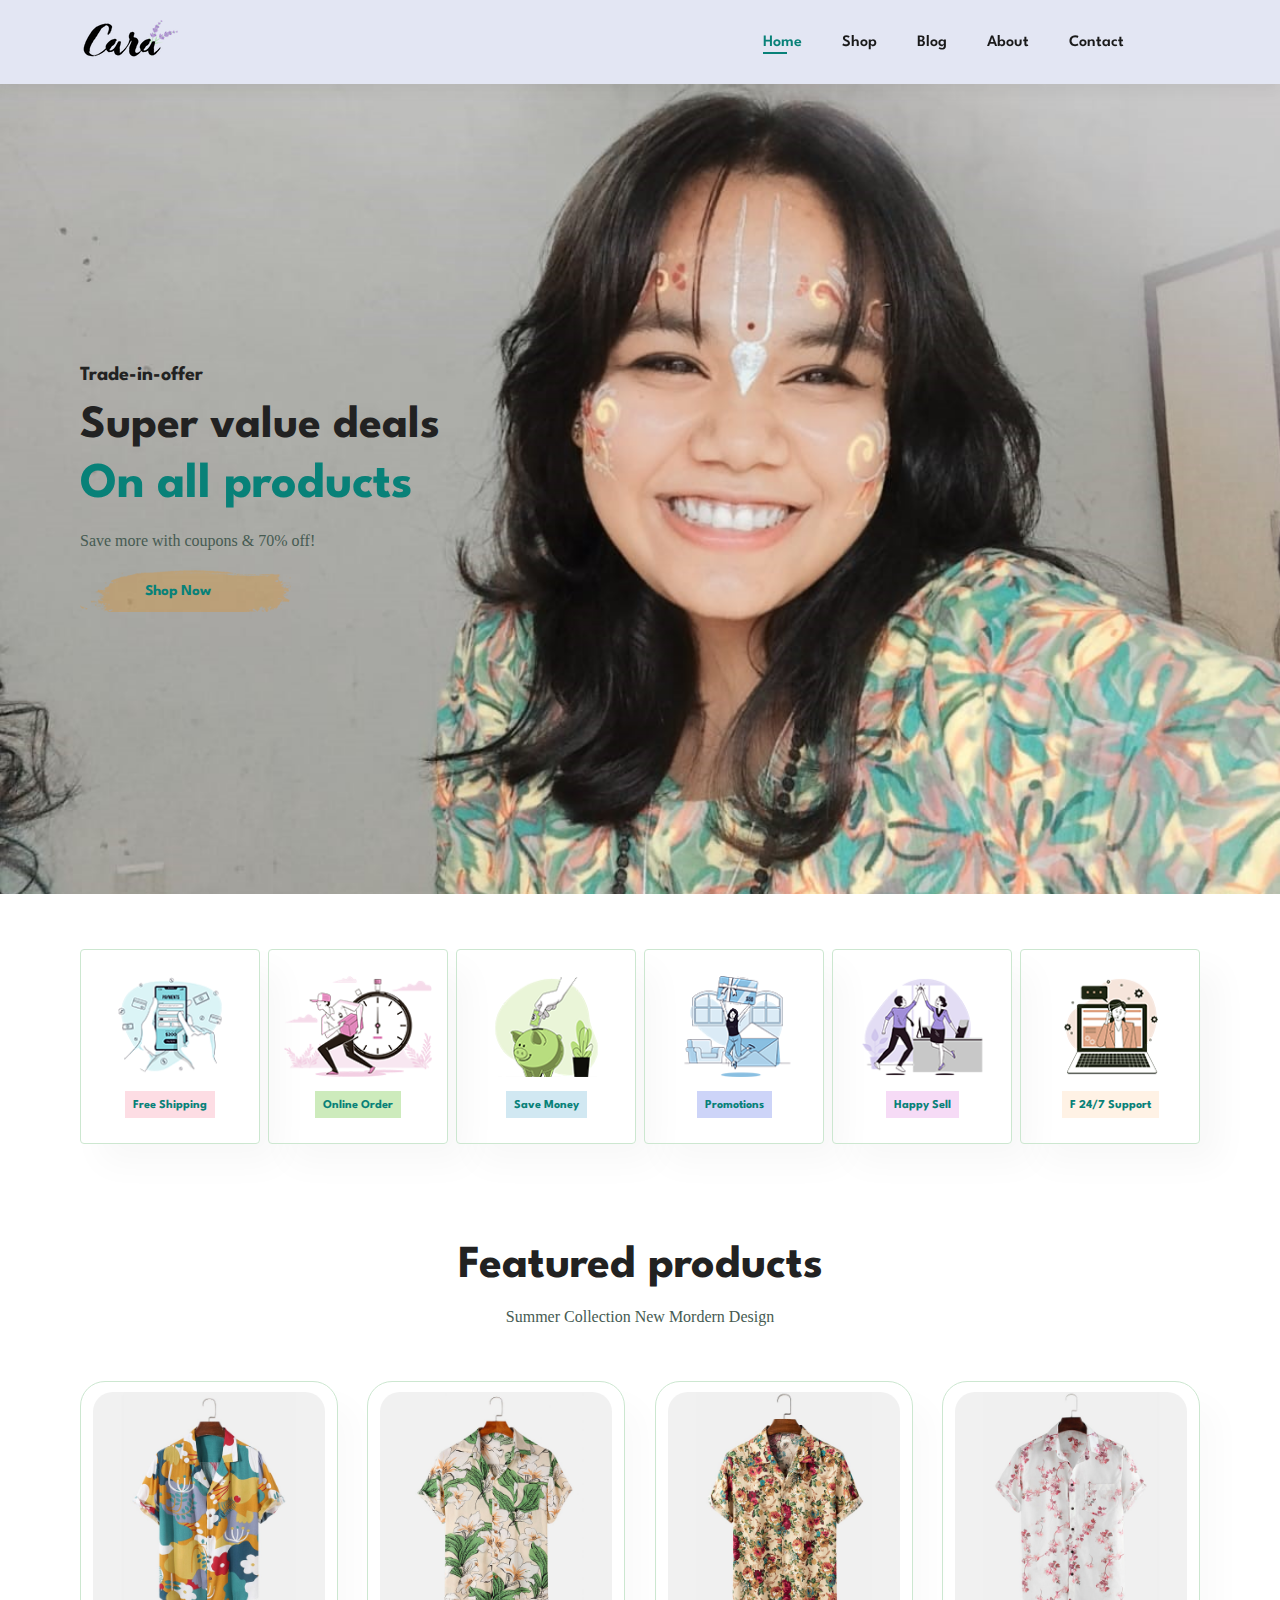
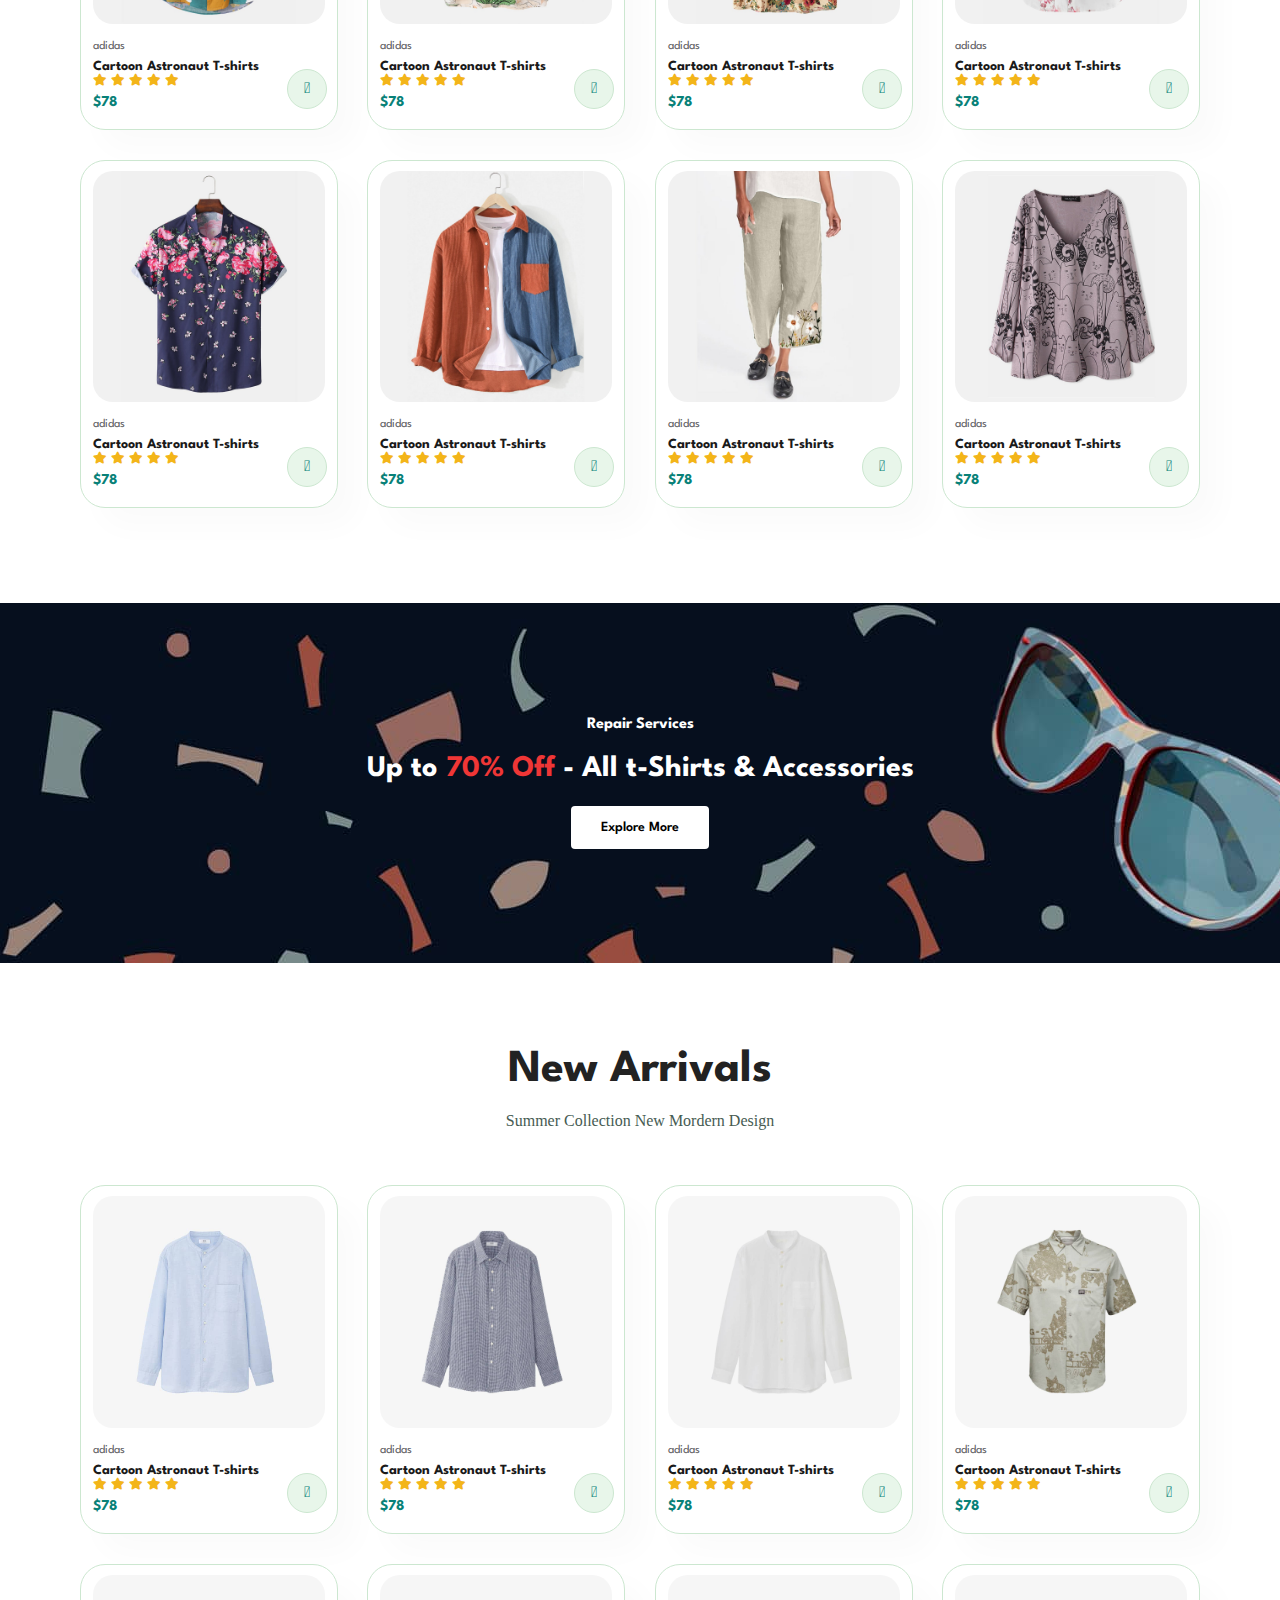
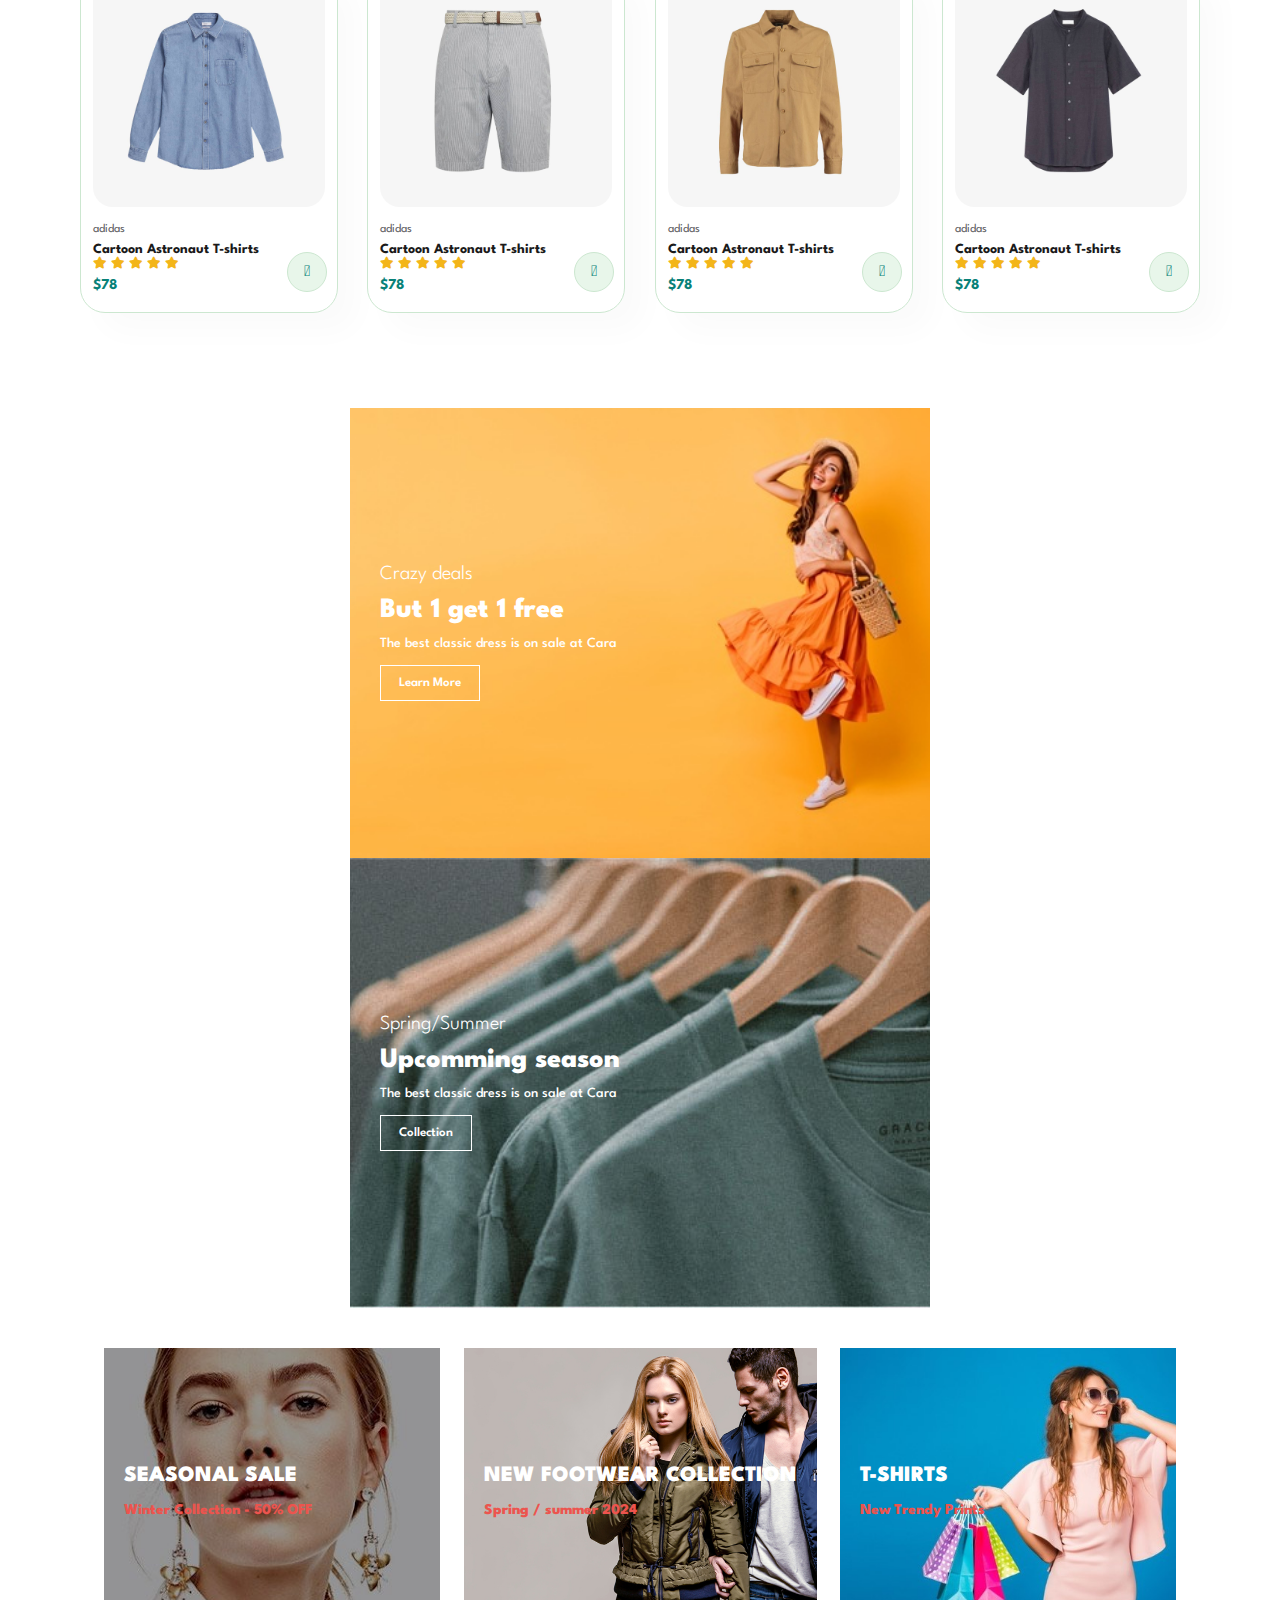
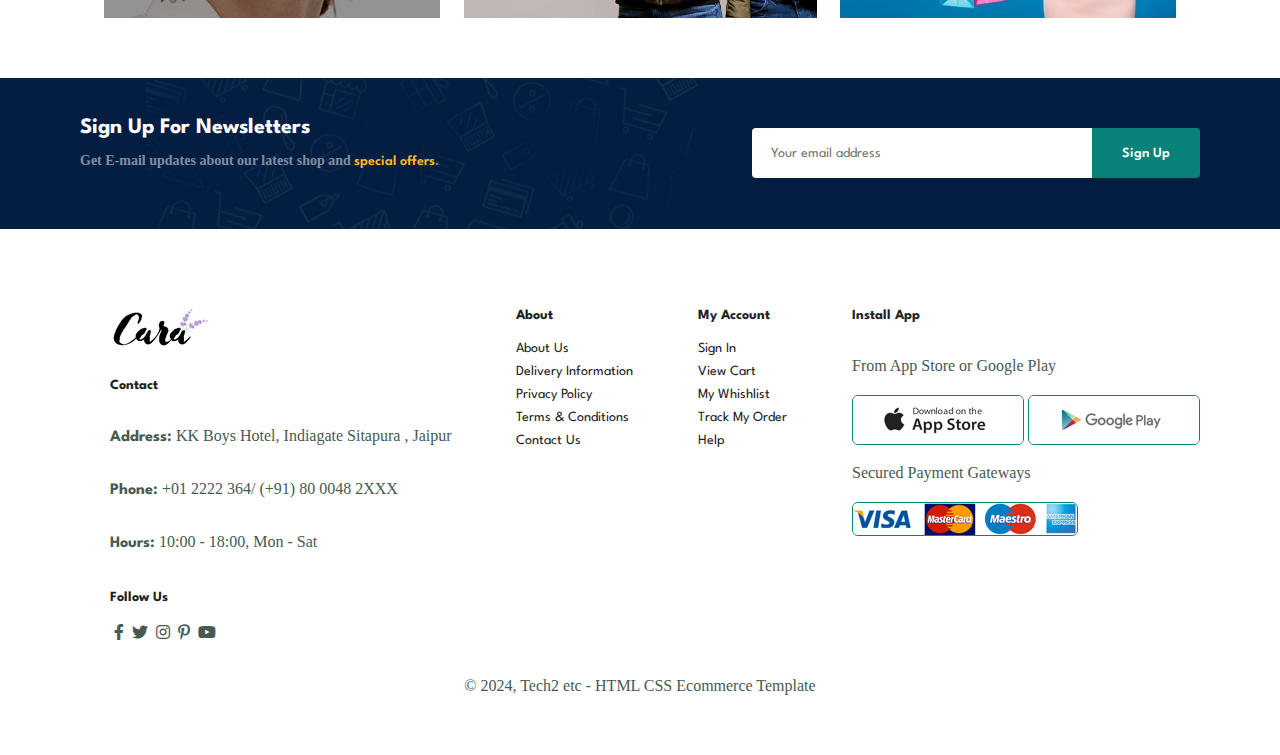
<file: index.html>
<!DOCTYPE html>
<html lang="en">
<head>
    <meta charset="UTF-8">
    <meta name="viewport" content="width=device-width, initial-scale=1.0">
    <title>Document</title>
    <link rel="stylesheet" href="https://pro.fontawesome.com/releases/v5.10.0/css/all.css" />
    <link rel="stylesheet" href="style.css">
</head>
<body>
    
    <section id="header">
        <a href="#"><img src="img/logo.png" class="logo" alt=""></a>

        <div>
            <ul id="navbar">
                <li><a class="active" href="index.html">Home</a></li>
                <li><a href="shop.html">Shop</a></li>
                <li><a href="blog.html">Blog</a></li>
                <li><a href="about.html">About</a></li>
                <li><a href="contact.html">Contact</a></li>
                <li id="lg-bag"><a href="cart.html"><i class="far fa-shopping-bag"></i></a></li>
                <a href="#" id="close"><i class="far fa-times"></i></a>
            </ul>
        </div>
        <div id="mobile">
            <a href="cart.html"><i class="far fa-shopping-bag"></i></a>
            <i id="bar" class="fas fa-outdent"></i>
        </div>
    </section>

    <section id="hero">
        <h4>Trade-in-offer</h4>
        <h2>Super value deals</h2>
        <h1>On all products</h1>
        <p>Save more with coupons & 70% off! </p>
        <button>Shop Now</button>
    </section>

    <section id="feature" class="section-p1">
        <div class="fe-box">
            <img src="img/features/f1.png" alt="">
            <h6>Free Shipping</h6>
        </div>
        <div class="fe-box">
            <img src="img/features/f2.png" alt="">
            <h6>Online Order</h6>
        </div>
        <div class="fe-box">
            <img src="img/features/f3.png" alt="">
            <h6>Save Money</h6>
        </div>
        <div class="fe-box">
            <img src="img/features/f4.png" alt="">
            <h6>Promotions</h6>
        </div>
        <div class="fe-box">
            <img src="img/features/f5.png" alt="">
            <h6>Happy Sell</h6>
        </div>
        <div class="fe-box">
            <img src="img/features/f6.png" alt="">
            <h6>F 24/7 Support</h6>
        </div>
    </section>
    
    <section id="product1" class="section-p1">
        <h2>Featured products</h2>
        <p>Summer Collection New Mordern Design</p>
        <div class="pro-container">
            <div class="pro">
                <img src="img/products/f1.jpg" alt="">
                <div class="des">
                    <span>adidas</span>
                    <h5>Cartoon Astronaut T-shirts</h5>
                        <div class="star">
                            <i class="fas fa-star"></i>
                            <i class="fas fa-star"></i>
                            <i class="fas fa-star"></i>
                            <i class="fas fa-star"></i>
                            <i class="fas fa-star"></i>
                        </div>
                        <h4>$78</h4> 
                </div>
                <a href="#"><i class="fal fa-shopping-cart cart"></i></a>
            </div>
            <div class="pro">
                <img src="img/products/f2.jpg" alt="">
                <div class="des">
                    <span>adidas</span>
                    <h5>Cartoon Astronaut T-shirts</h5>
                        <div class="star">
                            <i class="fas fa-star"></i>
                            <i class="fas fa-star"></i>
                            <i class="fas fa-star"></i>
                            <i class="fas fa-star"></i>
                            <i class="fas fa-star"></i>
                        </div>
                        <h4>$78</h4> 
                </div>
                <a href="#"><i class="fal fa-shopping-cart cart"></i></a>
            </div>
            <div class="pro">
                <img src="img/products/f3.jpg" alt="">
                <div class="des">
                    <span>adidas</span>
                    <h5>Cartoon Astronaut T-shirts</h5>
                        <div class="star">
                            <i class="fas fa-star"></i>
                            <i class="fas fa-star"></i>
                            <i class="fas fa-star"></i>
                            <i class="fas fa-star"></i>
                            <i class="fas fa-star"></i>
                        </div>
                        <h4>$78</h4> 
                </div>
                <a href="#"><i class="fal fa-shopping-cart cart"></i></a>
            </div>
            <div class="pro">
                <img src="img/products/f4.jpg" alt="">
                <div class="des">
                    <span>adidas</span>
                    <h5>Cartoon Astronaut T-shirts</h5>
                        <div class="star">
                            <i class="fas fa-star"></i>
                            <i class="fas fa-star"></i>
                            <i class="fas fa-star"></i>
                            <i class="fas fa-star"></i>
                            <i class="fas fa-star"></i>
                        </div>
                        <h4>$78</h4> 
                </div>
                <a href="#"><i class="fal fa-shopping-cart cart"></i></a>
            </div>
            <div class="pro">
                <img src="img/products/f5.jpg" alt="">
                <div class="des">
                    <span>adidas</span>
                    <h5>Cartoon Astronaut T-shirts</h5>
                        <div class="star">
                            <i class="fas fa-star"></i>
                            <i class="fas fa-star"></i>
                            <i class="fas fa-star"></i>
                            <i class="fas fa-star"></i>
                            <i class="fas fa-star"></i>
                        </div>
                        <h4>$78</h4> 
                </div>
                <a href="#"><i class="fal fa-shopping-cart cart"></i></a>
            </div>
            <div class="pro">
                <img src="img/products/f6.jpg" alt="">
                <div class="des">
                    <span>adidas</span>
                    <h5>Cartoon Astronaut T-shirts</h5>
                        <div class="star">
                            <i class="fas fa-star"></i>
                            <i class="fas fa-star"></i>
                            <i class="fas fa-star"></i>
                            <i class="fas fa-star"></i>
                            <i class="fas fa-star"></i>
                        </div>
                        <h4>$78</h4> 
                </div>
                <a href="#"><i class="fal fa-shopping-cart cart"></i></a>
            </div>
            <div class="pro">
                <img src="img/products/f7.jpg" alt="">
                <div class="des">
                    <span>adidas</span>
                    <h5>Cartoon Astronaut T-shirts</h5>
                        <div class="star">
                            <i class="fas fa-star"></i>
                            <i class="fas fa-star"></i>
                            <i class="fas fa-star"></i>
                            <i class="fas fa-star"></i>
                            <i class="fas fa-star"></i>
                        </div>
                        <h4>$78</h4> 
                </div>
                <a href="#"><i class="fal fa-shopping-cart cart"></i></a>
            </div>
            <div class="pro">
                <img src="img/products/f8.jpg" alt="">
                <div class="des">
                    <span>adidas</span>
                    <h5>Cartoon Astronaut T-shirts</h5>
                        <div class="star">
                            <i class="fas fa-star"></i>
                            <i class="fas fa-star"></i>
                            <i class="fas fa-star"></i>
                            <i class="fas fa-star"></i>
                            <i class="fas fa-star"></i>
                        </div>
                        <h4>$78</h4> 
                </div>
                <a href="#"><i class="fal fa-shopping-cart cart"></i></a>
            </div>
        </div>
    </section>

    <section id="banner" class="section-m1">
        <h4>Repair Services</h4> 
        <h2>Up to <span> 70% Off </span> - All t-Shirts & Accessories </h2>
        <button class="normal">Explore More</button>
    </section>

    <section id="product1" class="section-p1">
        <h2>New Arrivals</h2>
        <p>Summer Collection New Mordern Design</p>
        <div class="pro-container">
            <div class="pro">
                <img src="img/products/n1.jpg" alt="">
                <div class="des">
                    <span>adidas</span>
                    <h5>Cartoon Astronaut T-shirts</h5>
                        <div class="star">
                            <i class="fas fa-star"></i>
                            <i class="fas fa-star"></i>
                            <i class="fas fa-star"></i>
                            <i class="fas fa-star"></i>
                            <i class="fas fa-star"></i>
                        </div>
                        <h4>$78</h4> 
                </div>
                <a href="#"><i class="fal fa-shopping-cart cart"></i></a>
            </div>
            <div class="pro">
                <img src="img/products/n2.jpg" alt="">
                <div class="des">
                    <span>adidas</span>
                    <h5>Cartoon Astronaut T-shirts</h5>
                        <div class="star">
                            <i class="fas fa-star"></i>
                            <i class="fas fa-star"></i>
                            <i class="fas fa-star"></i>
                            <i class="fas fa-star"></i>
                            <i class="fas fa-star"></i>
                        </div>
                        <h4>$78</h4> 
                </div>
                <a href="#"><i class="fal fa-shopping-cart cart"></i></a>
            </div>
            <div class="pro">
                <img src="img/products/n3.jpg" alt="">
                <div class="des">
                    <span>adidas</span>
                    <h5>Cartoon Astronaut T-shirts</h5>
                        <div class="star">
                            <i class="fas fa-star"></i>
                            <i class="fas fa-star"></i>
                            <i class="fas fa-star"></i>
                            <i class="fas fa-star"></i>
                            <i class="fas fa-star"></i>
                        </div>
                        <h4>$78</h4> 
                </div>
                <a href="#"><i class="fal fa-shopping-cart cart"></i></a>
            </div>
            <div class="pro">
                <img src="img/products/n4.jpg" alt="">
                <div class="des">
                    <span>adidas</span>
                    <h5>Cartoon Astronaut T-shirts</h5>
                        <div class="star">
                            <i class="fas fa-star"></i>
                            <i class="fas fa-star"></i>
                            <i class="fas fa-star"></i>
                            <i class="fas fa-star"></i>
                            <i class="fas fa-star"></i>
                        </div>
                        <h4>$78</h4> 
                </div>
                <a href="#"><i class="fal fa-shopping-cart cart"></i></a>
            </div>
            <div class="pro">
                <img src="img/products/n5.jpg" alt="">
                <div class="des">
                    <span>adidas</span>
                    <h5>Cartoon Astronaut T-shirts</h5>
                        <div class="star">
                            <i class="fas fa-star"></i>
                            <i class="fas fa-star"></i>
                            <i class="fas fa-star"></i>
                            <i class="fas fa-star"></i>
                            <i class="fas fa-star"></i>
                        </div>
                        <h4>$78</h4> 
                </div>
                <a href="#"><i class="fal fa-shopping-cart cart"></i></a>
            </div>
            <div class="pro">
                <img src="img/products/n6.jpg" alt="">
                <div class="des">
                    <span>adidas</span>
                    <h5>Cartoon Astronaut T-shirts</h5>
                        <div class="star">
                            <i class="fas fa-star"></i>
                            <i class="fas fa-star"></i>
                            <i class="fas fa-star"></i>
                            <i class="fas fa-star"></i>
                            <i class="fas fa-star"></i>
                        </div>
                        <h4>$78</h4> 
                </div>
                <a href="#"><i class="fal fa-shopping-cart cart"></i></a>
            </div>
            <div class="pro">
                <img src="img/products/n7.jpg" alt="">
                <div class="des">
                    <span>adidas</span>
                    <h5>Cartoon Astronaut T-shirts</h5>
                        <div class="star">
                            <i class="fas fa-star"></i>
                            <i class="fas fa-star"></i>
                            <i class="fas fa-star"></i>
                            <i class="fas fa-star"></i>
                            <i class="fas fa-star"></i>
                        </div>
                        <h4>$78</h4> 
                </div>
                <a href="#"><i class="fal fa-shopping-cart cart"></i></a>
            </div>
            <div class="pro">
                <img src="img/products/n8.jpg" alt="">
                <div class="des">
                    <span>adidas</span>
                    <h5>Cartoon Astronaut T-shirts</h5>
                        <div class="star">
                            <i class="fas fa-star"></i>
                            <i class="fas fa-star"></i>
                            <i class="fas fa-star"></i>
                            <i class="fas fa-star"></i>
                            <i class="fas fa-star"></i>
                        </div>
                        <h4>$78</h4> 
                </div>
                <a href="#"><i class="fal fa-shopping-cart cart"></i></a>
            </div>
        </div>
    </section>

    <section id="sm-banner" class="section-p1">
        <div class="banner-box">
            <h4>Crazy deals</h4>
            <h2>But 1 get 1 free</h2>
            <span>The best classic dress is on sale at Cara</span>
            <button class="white">Learn More</button>
        </div>
        <div class="banner-box banner-box2">
            <h4>Spring/Summer</h4>
            <h2>Upcomming season</h2>
            <span>The best classic dress is on sale at Cara</span>
            <button class="white">Collection</button>
        </div>
    </section>

    <section id="banner3">
        <div class="banner-box">
            <h2>SEASONAL SALE</h2>
            <h3>Winter Collection - 50% OFF</h3>
        </div>
        <div class="banner-box banner-box2">
            <h2>NEW FOOTWEAR COLLECTION</h2>
            <h3>Spring / summer 2024 </h3>
        </div>
        <div class="banner-box banner-box3">
            <h2>T-SHIRTS</h2>
            <h3>New Trendy Prints</h3>
        </div>
    </section>

    <section id="newsletter" class="section-p1 section-m1">
        <div class="newstext">
            <h4>Sign Up For Newsletters</h4>
            <p>Get E-mail updates about our latest shop and <span>special offers</span>.</p>
        </div>
        <div class="form">
            <input type="text" placeholder="Your email address">
            <button class="normal">Sign Up</button>
        </div>
    </section>

    <footer class="section-p1">
        <div class="col">
            <img class="logo" src="img/logo.png" alt="">
            <h4>Contact</h4>
            <p><strong>Address:</strong> KK Boys Hotel, Indiagate Sitapura , Jaipur</p>
            <p><strong>Phone:</strong> +01 2222 364/ (+91) 80 0048 2XXX</p>
            <p><strong>Hours:</strong> 10:00 - 18:00, Mon - Sat</p>
            <div class="follow">
                <h4>Follow Us</h4>
                <div class="icons">
                    <i class="fab fa-facebook-f"></i>
                    <i class="fab fa-twitter"></i>
                    <i class="fab fa-instagram"></i>
                    <i class="fab fa-pinterest-p"></i>
                    <i class="fab fa-youtube"></i>
                </div>
            </div>
        </div>

        <div class="col">
            <h4>About</h4>
            <a href="#">About Us</a>
            <a href="#">Delivery Information</a>
            <a href="#">Privacy Policy</a>
            <a href="#">Terms & Conditions</a>
            <a href="#">Contact Us</a>
        </div>

        <div class="col">
            <h4>My Account</h4>
            <a href="#">Sign In</a>
            <a href="#">View Cart</a>
            <a href="#">My Whishlist</a>
            <a href="#">Track My Order</a>
            <a href="#">Help</a>
        </div>

        <div class="col install">
            <h4>Install App</h4>
            <p>From App Store or Google Play</p>
            <div class="row">
                <img src="img/pay/app.jpg" alt="">
                <img src="img/pay/play.jpg" alt="">
                <p>Secured Payment Gateways</p>
                <img src="img/pay/pay.png" alt="">
            </div>
        </div>

        <div class="copyright">
            <p>© 2024, Tech2 etc - HTML CSS Ecommerce Template</p>
        </div>
    </footer>

    <script src="script.js"></script>
</body>
</html>
</file>
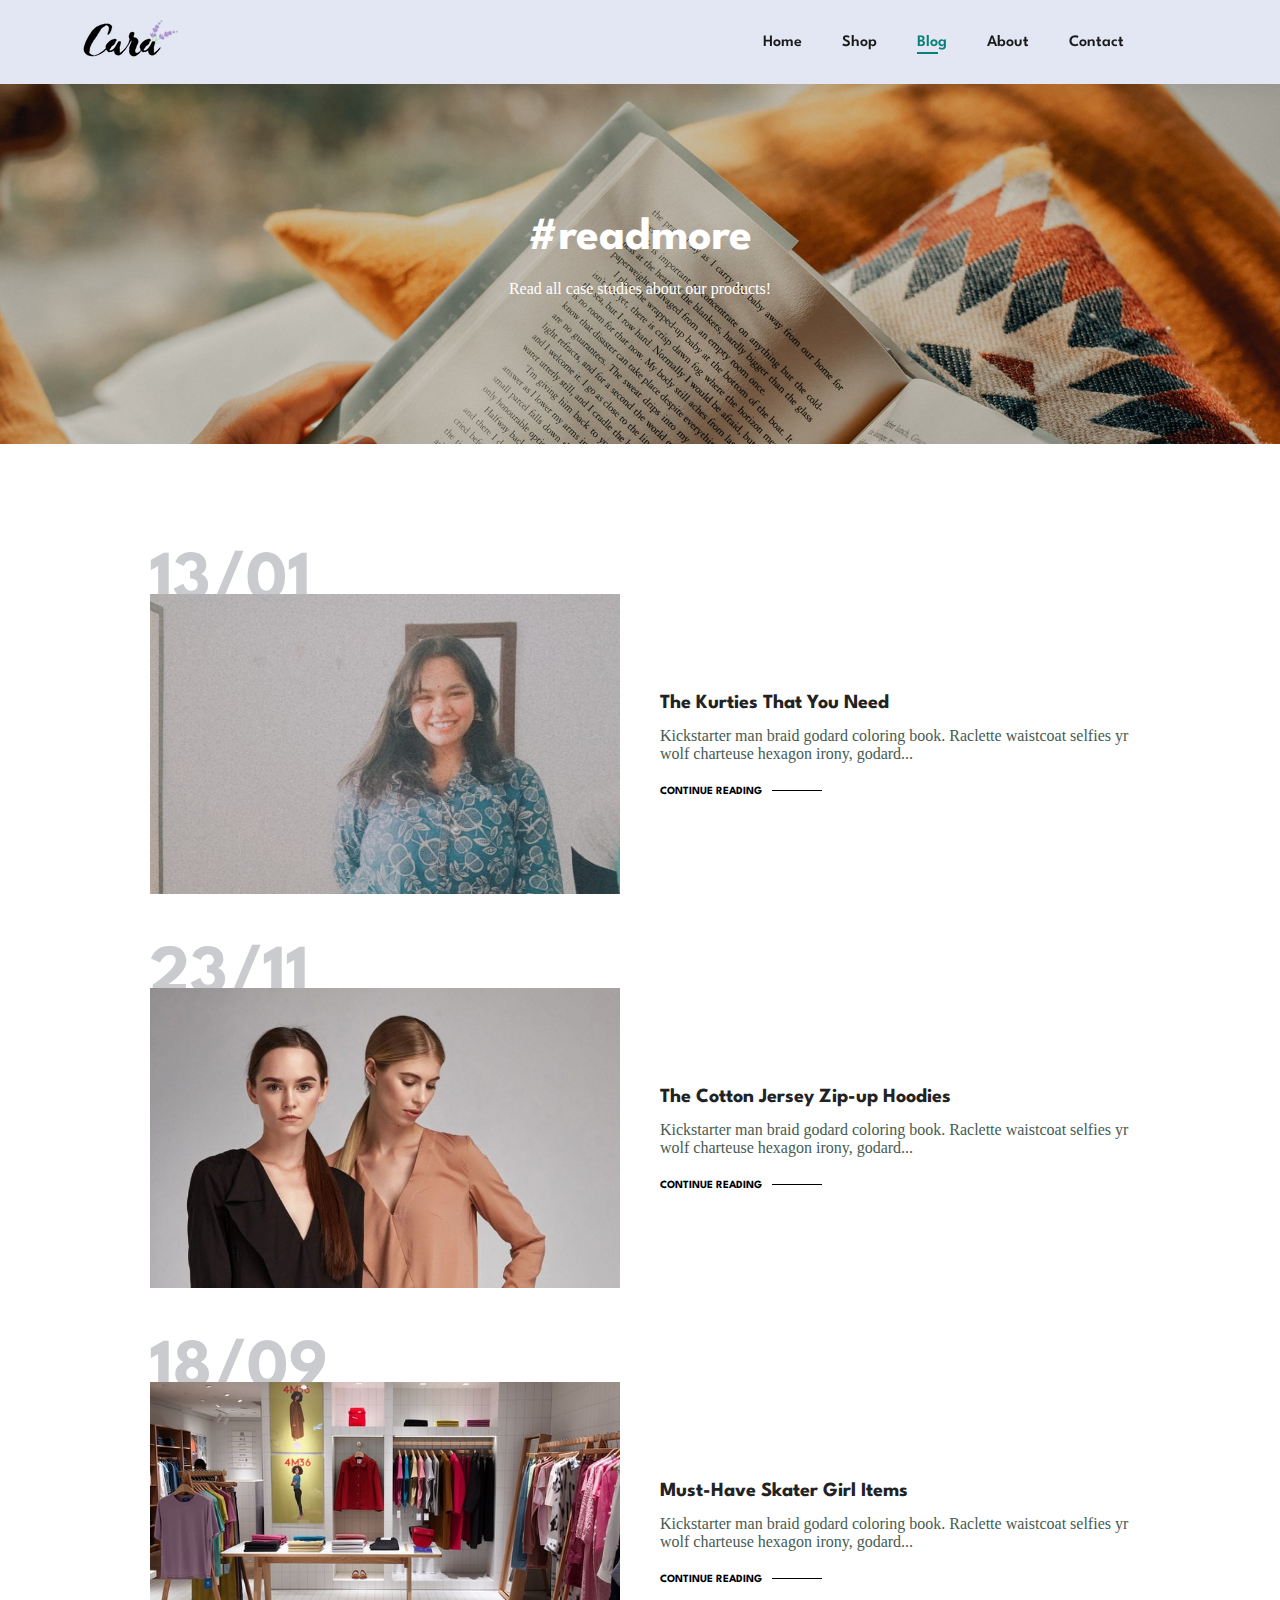
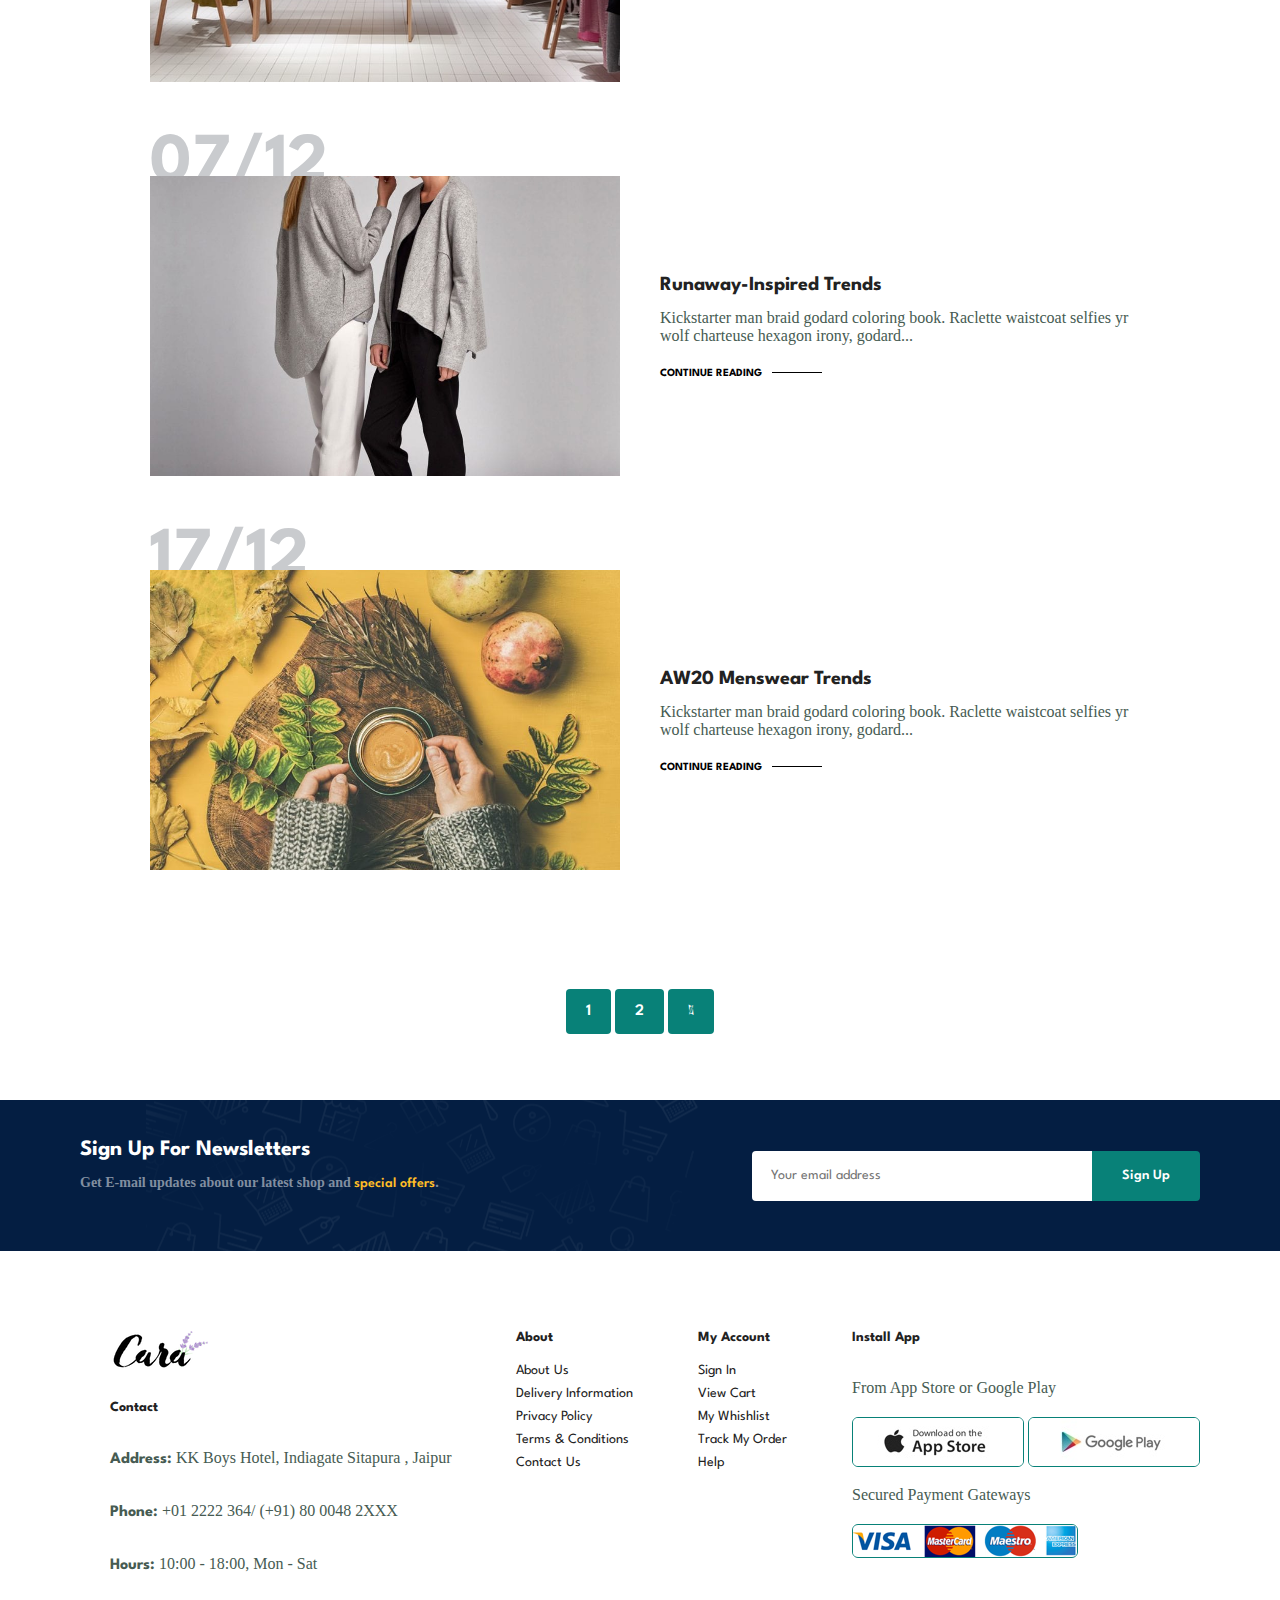
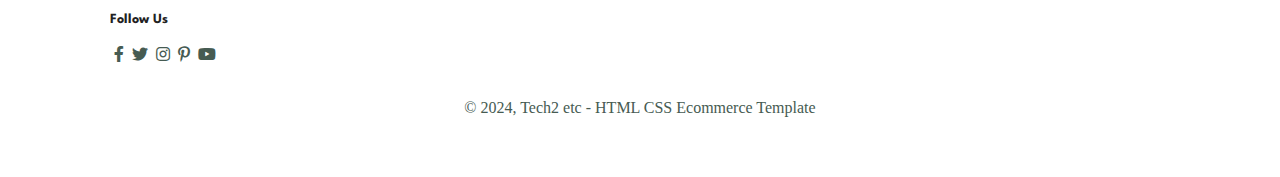
<file: blog.html>
<!DOCTYPE html>
<html lang="en">
<head>
    <meta charset="UTF-8">
    <meta name="viewport" content="width=device-width, initial-scale=1.0">
    <title>Document</title>
    <link rel="stylesheet" href="https://pro.fontawesome.com/releases/v5.10.0/css/all.css" />
    <link rel="stylesheet" href="style.css">
</head>
<body>
    
    <section id="header">
        <a href="#"><img src="img/logo.png" class="logo" alt=""></a>

        <div>
            <ul id="navbar">
                <li><a href="index.html">Home</a></li>
                <li><a href="shop.html">Shop</a></li>
                <li><a class="active" href="blog.html">Blog</a></li>
                <li><a href="about.html">About</a></li>
                <li><a href="contact.html">Contact</a></li>
                <li id="lg-bag"><a href="cart.html"><i class="far fa-shopping-bag"></i></a></li>
                <a href="#" id="close"><i class="far fa-times"></i></a>
            </ul>
        </div>
        <div id="mobile">
            <a href="cart.html"><i class="far fa-shopping-bag"></i></a>
            <i id="bar" class="fas fa-outdent"></i>
        </div>
    </section>

    <section id="page-header" class="blog-header">
        <h2>#readmore</h2>
        <p>Read all case studies about our products! </p>
    </section>

    <section id="blog">
        <div class="blog-box">
            <div class="blog-img">
                <img src="kdblognew.jpeg" alt="">
            </div>
            <div class="blog-details">
                <h4>The Kurties That You Need</h4>
                <p>Kickstarter man braid godard coloring book. Raclette waistcoat selfies yr wolf charteuse hexagon irony, godard...</p>
                <a href="#">CONTINUE READING</a>
            </div>
            <h1>13/01</h1>
        </div>
        <div class="blog-box">
            <div class="blog-img">
                <img src="img/blog/b2.jpg" alt="">
            </div>
            <div class="blog-details">
                <h4>The Cotton Jersey Zip-up Hoodies</h4>
                <p>Kickstarter man braid godard coloring book. Raclette waistcoat selfies yr wolf charteuse hexagon irony, godard...</p>
                <a href="#">CONTINUE READING</a>
            </div>
            <h1>23/11</h1>
        </div>
        <div class="blog-box">
            <div class="blog-img">
                <img src="img/blog/b3.jpg" alt="">
            </div>
            <div class="blog-details">
                <h4>Must-Have Skater Girl Items</h4>
                <p>Kickstarter man braid godard coloring book. Raclette waistcoat selfies yr wolf charteuse hexagon irony, godard...</p>
                <a href="#">CONTINUE READING</a>
            </div>
            <h1>18/09</h1>
        </div>
        <div class="blog-box">
            <div class="blog-img">
                <img src="img/blog/b4.jpg" alt="">
            </div>
            <div class="blog-details">
                <h4>Runaway-Inspired Trends</h4>
                <p>Kickstarter man braid godard coloring book. Raclette waistcoat selfies yr wolf charteuse hexagon irony, godard...</p>
                <a href="#">CONTINUE READING</a>
            </div>
            <h1>07/12</h1>
        </div>
        <div class="blog-box">
            <div class="blog-img">
                <img src="img/blog/b6.jpg" alt="">
            </div>
            <div class="blog-details">
                <h4>AW20 Menswear Trends</h4>
                <p>Kickstarter man braid godard coloring book. Raclette waistcoat selfies yr wolf charteuse hexagon irony, godard...</p>
                <a href="#">CONTINUE READING</a>
            </div>
            <h1>17/12</h1>
        </div>
    </section>

    <section id="pagination" class="section-p1">
        <a href="#">1</a>
        <a href="#">2</a>
        <a href="#"><i class="fal fa-long-arrow-alt-right"></i></a>
    </section>

    <section id="newsletter" class="section-p1 section-m1">
        <div class="newstext">
            <h4>Sign Up For Newsletters</h4>
            <p>Get E-mail updates about our latest shop and <span>special offers</span>.</p>
        </div>
        <div class="form">
            <input type="text" placeholder="Your email address">
            <button class="normal">Sign Up</button>
        </div>
    </section>

    <footer class="section-p1">
        <div class="col">
            <img class="logo" src="img/logo.png" alt="">
            <h4>Contact</h4>
            <p><strong>Address:</strong> KK Boys Hotel, Indiagate Sitapura , Jaipur</p>
            <p><strong>Phone:</strong> +01 2222 364/ (+91) 80 0048 2XXX</p>
            <p><strong>Hours:</strong> 10:00 - 18:00, Mon - Sat</p>
            <div class="follow">
                <h4>Follow Us</h4>
                <div class="icons">
                    <i class="fab fa-facebook-f"></i>
                    <i class="fab fa-twitter"></i>
                    <i class="fab fa-instagram"></i>
                    <i class="fab fa-pinterest-p"></i>
                    <i class="fab fa-youtube"></i>
                </div>
            </div>
        </div>

        <div class="col">
            <h4>About</h4>
            <a href="#">About Us</a>
            <a href="#">Delivery Information</a>
            <a href="#">Privacy Policy</a>
            <a href="#">Terms & Conditions</a>
            <a href="#">Contact Us</a>
        </div>

        <div class="col">
            <h4>My Account</h4>
            <a href="#">Sign In</a>
            <a href="#">View Cart</a>
            <a href="#">My Whishlist</a>
            <a href="#">Track My Order</a>
            <a href="#">Help</a>
        </div>

        <div class="col install">
            <h4>Install App</h4>
            <p>From App Store or Google Play</p>
            <div class="row">
                <img src="img/pay/app.jpg" alt="">
                <img src="img/pay/play.jpg" alt="">
                <p>Secured Payment Gateways</p>
                <img src="img/pay/pay.png" alt="">
            </div>
        </div>

        <div class="copyright">
            <p>© 2024, Tech2 etc - HTML CSS Ecommerce Template</p>
        </div>
    </footer>

    <script src="script.js"></script>
</body>
</html>
</file>
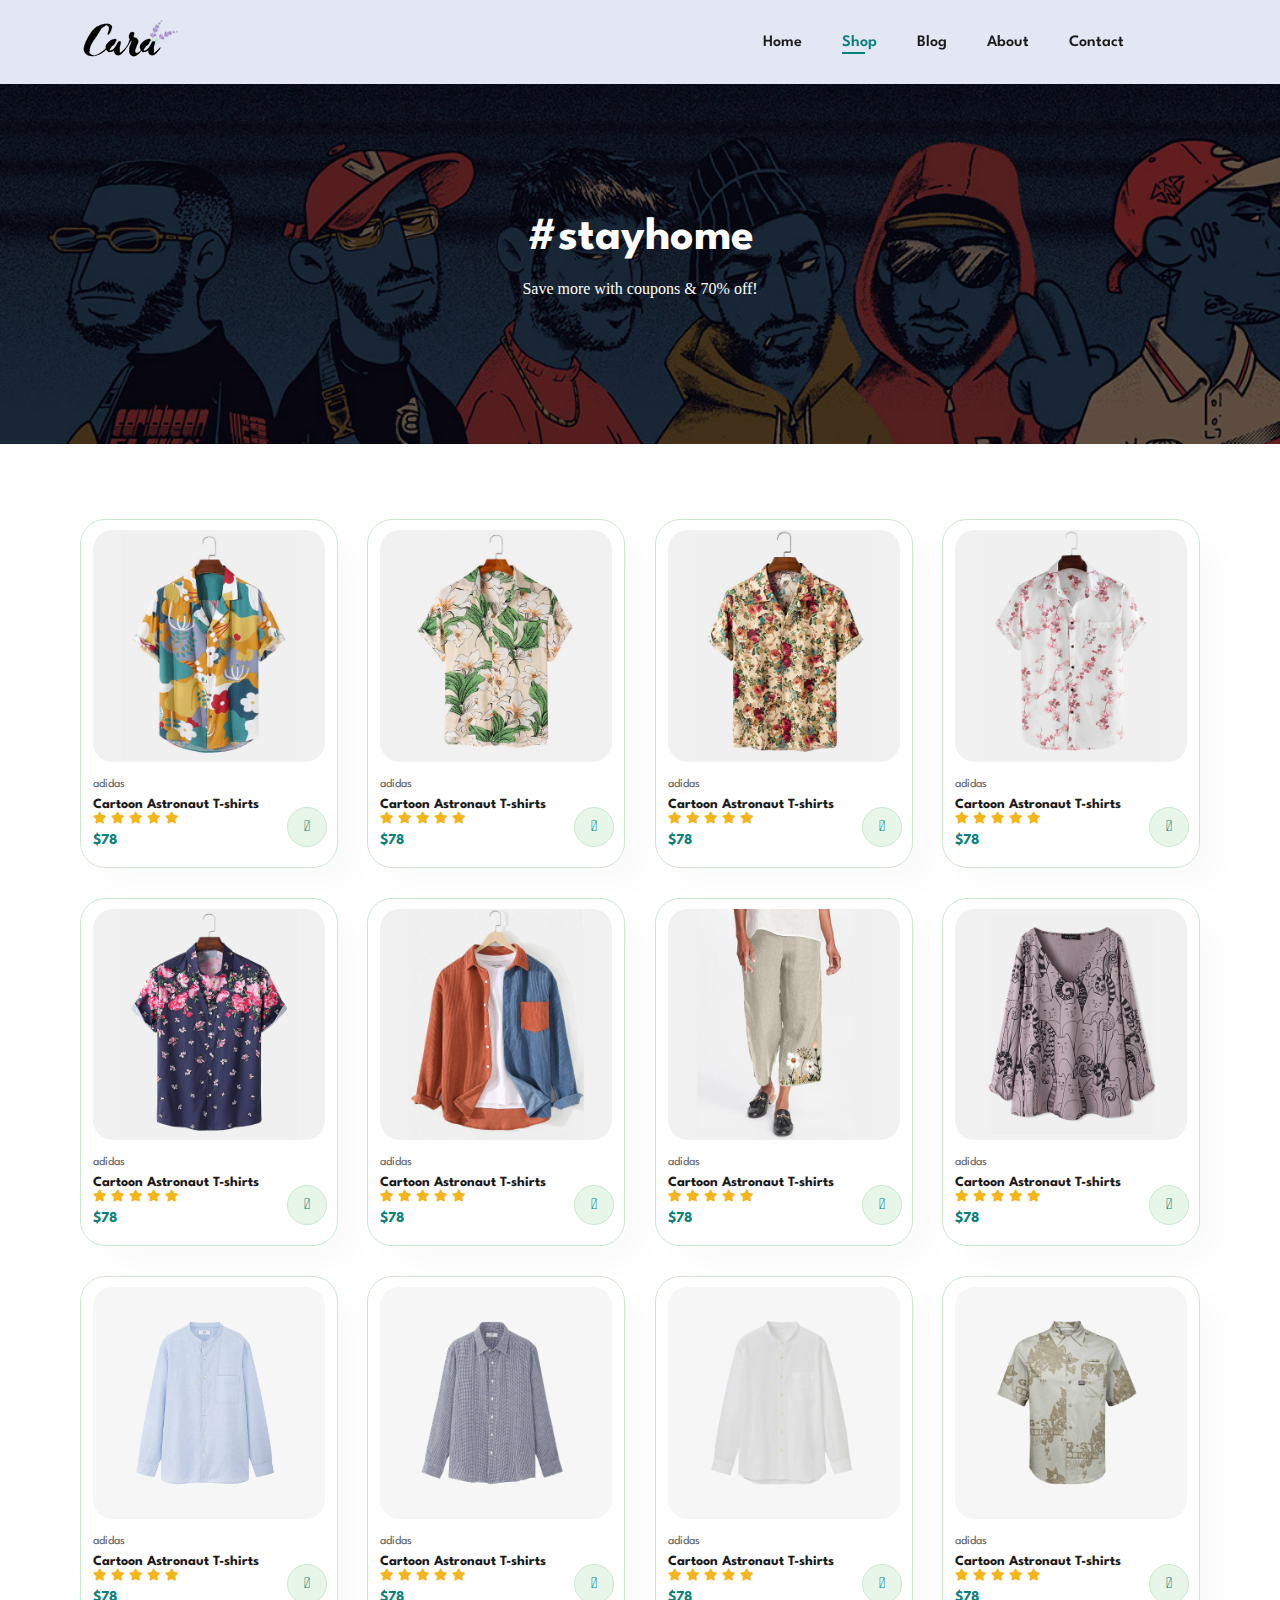
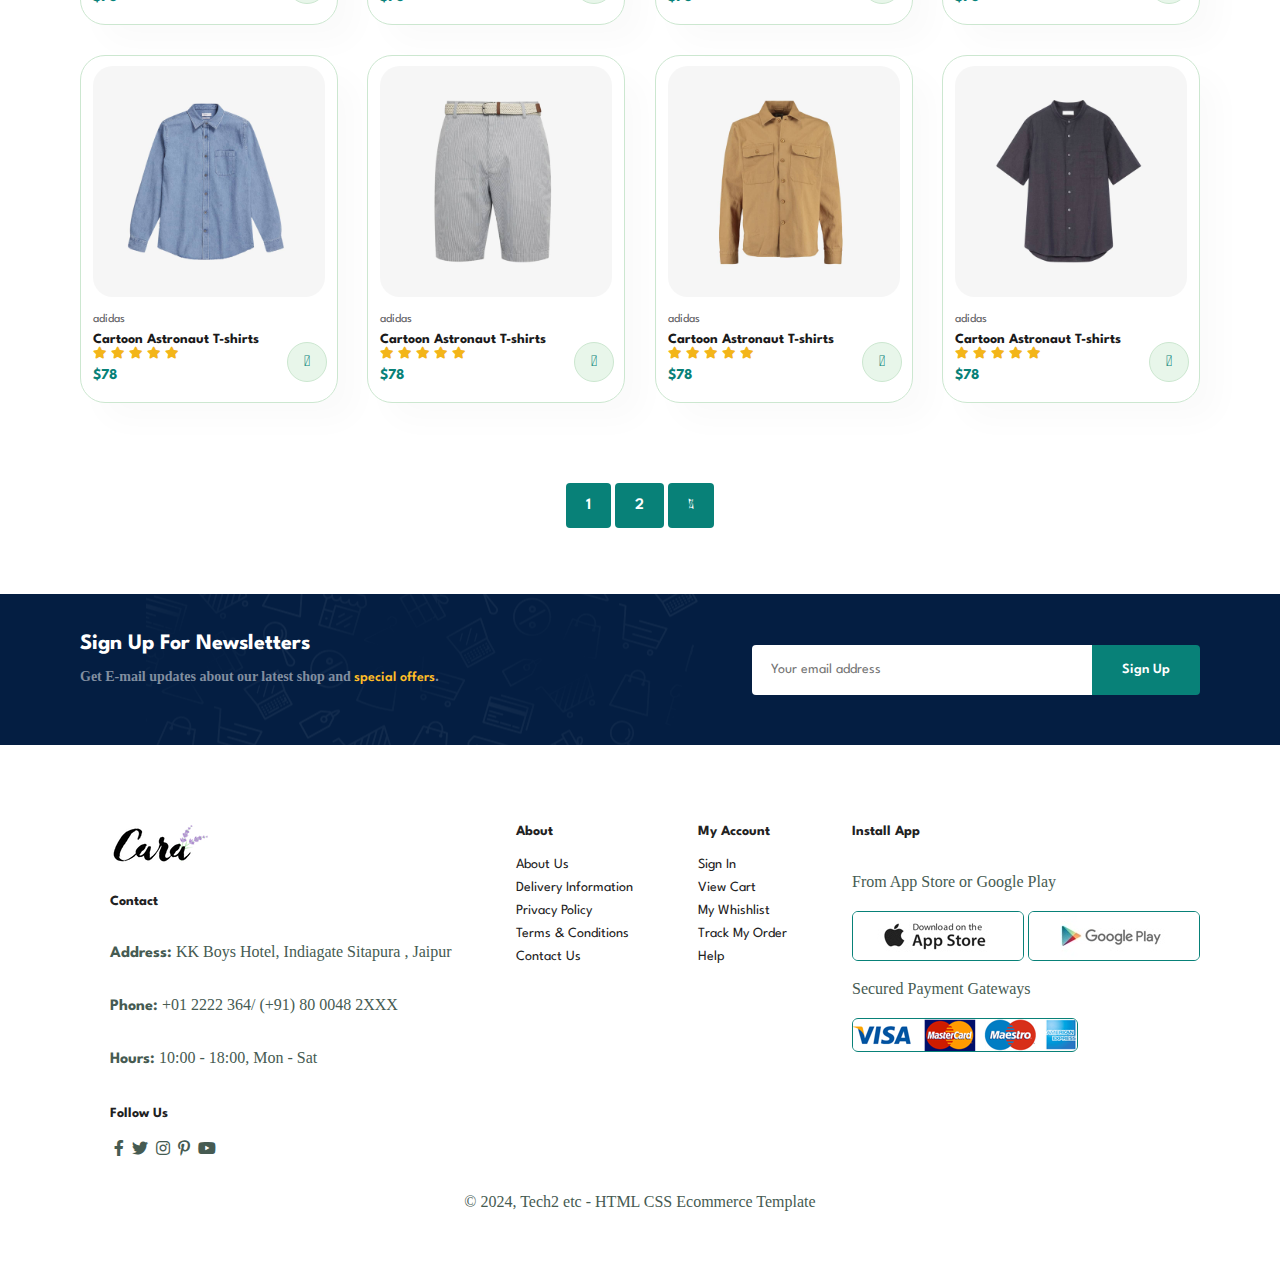
<file: shop.html>
<!DOCTYPE html>
<html lang="en">
<head>
    <meta charset="UTF-8">
    <meta name="viewport" content="width=device-width, initial-scale=1.0">
    <title>Document</title>
    <link rel="stylesheet" href="https://pro.fontawesome.com/releases/v5.10.0/css/all.css" />
    <link rel="stylesheet" href="style.css">
</head>
<body>
    
    <section id="header">
        <a href="#"><img src="img/logo.png" class="logo" alt=""></a>

        <div>
            <ul id="navbar">
                <li><a href="index.html">Home</a></li>
                <li><a class="active" href="shop.html">Shop</a></li>
                <li><a href="blog.html">Blog</a></li>
                <li><a href="about.html">About</a></li>
                <li><a href="contact.html">Contact</a></li>
                <li id="lg-bag"><a href="cart.html"><i class="far fa-shopping-bag"></i></a></li>
                <a href="#" id="close"><i class="far fa-times"></i></a>
            </ul>
        </div>
        <div id="mobile">
            <a href="cart.html"><i class="far fa-shopping-bag"></i></a>
            <i id="bar" class="fas fa-outdent"></i>
        </div>
    </section>

    <section id="page-header">
        <h2>#stayhome</h2>
        <p>Save more with coupons & 70% off! </p>
    </section>
    
    <section id="product1" class="section-p1">
        <div class="pro-container">
            <div class="pro" onclick="window.location.href='sproduct.html';">
                <img src="img/products/f1.jpg" alt="">
                <div class="des">
                    <span>adidas</span>
                    <h5>Cartoon Astronaut T-shirts</h5>
                        <div class="star">
                            <i class="fas fa-star"></i>
                            <i class="fas fa-star"></i>
                            <i class="fas fa-star"></i>
                            <i class="fas fa-star"></i>
                            <i class="fas fa-star"></i>
                        </div>
                        <h4>$78</h4> 
                </div>
                <a href="#"><i class="fal fa-shopping-cart cart"></i></a>
            </div>
            <div class="pro" onclick="window.location.href='sproduct.html';">
                <img src="img/products/f2.jpg" alt="">
                <div class="des">
                    <span>adidas</span>
                    <h5>Cartoon Astronaut T-shirts</h5>
                        <div class="star">
                            <i class="fas fa-star"></i>
                            <i class="fas fa-star"></i>
                            <i class="fas fa-star"></i>
                            <i class="fas fa-star"></i>
                            <i class="fas fa-star"></i>
                        </div>
                        <h4>$78</h4> 
                </div>
                <a href="#"><i class="fal fa-shopping-cart cart"></i></a>
            </div>
            <div class="pro" onclick="window.location.href='sproduct.html';">
                <img src="img/products/f3.jpg" alt="">
                <div class="des">
                    <span>adidas</span>
                    <h5>Cartoon Astronaut T-shirts</h5>
                        <div class="star">
                            <i class="fas fa-star"></i>
                            <i class="fas fa-star"></i>
                            <i class="fas fa-star"></i>
                            <i class="fas fa-star"></i>
                            <i class="fas fa-star"></i>
                        </div>
                        <h4>$78</h4> 
                </div>
                <a href="#"><i class="fal fa-shopping-cart cart"></i></a>
            </div>
            <div class="pro" onclick="window.location.href='sproduct.html';">
                <img src="img/products/f4.jpg" alt="">
                <div class="des">
                    <span>adidas</span>
                    <h5>Cartoon Astronaut T-shirts</h5>
                        <div class="star">
                            <i class="fas fa-star"></i>
                            <i class="fas fa-star"></i>
                            <i class="fas fa-star"></i>
                            <i class="fas fa-star"></i>
                            <i class="fas fa-star"></i>
                        </div>
                        <h4>$78</h4> 
                </div>
                <a href="#"><i class="fal fa-shopping-cart cart"></i></a>
            </div>
            <div class="pro" onclick="window.location.href='sproduct.html';">
                <img src="img/products/f5.jpg" alt="">
                <div class="des">
                    <span>adidas</span>
                    <h5>Cartoon Astronaut T-shirts</h5>
                        <div class="star">
                            <i class="fas fa-star"></i>
                            <i class="fas fa-star"></i>
                            <i class="fas fa-star"></i>
                            <i class="fas fa-star"></i>
                            <i class="fas fa-star"></i>
                        </div>
                        <h4>$78</h4> 
                </div>
                <a href="#"><i class="fal fa-shopping-cart cart"></i></a>
            </div>
            <div class="pro" onclick="window.location.href='sproduct.html';">
                <img src="img/products/f6.jpg" alt="">
                <div class="des">
                    <span>adidas</span>
                    <h5>Cartoon Astronaut T-shirts</h5>
                        <div class="star">
                            <i class="fas fa-star"></i>
                            <i class="fas fa-star"></i>
                            <i class="fas fa-star"></i>
                            <i class="fas fa-star"></i>
                            <i class="fas fa-star"></i>
                        </div>
                        <h4>$78</h4> 
                </div>
                <a href="#"><i class="fal fa-shopping-cart cart"></i></a>
            </div>
            <div class="pro" onclick="window.location.href='sproduct.html';">
                <img src="img/products/f7.jpg" alt="">
                <div class="des">
                    <span>adidas</span>
                    <h5>Cartoon Astronaut T-shirts</h5>
                        <div class="star">
                            <i class="fas fa-star"></i>
                            <i class="fas fa-star"></i>
                            <i class="fas fa-star"></i>
                            <i class="fas fa-star"></i>
                            <i class="fas fa-star"></i>
                        </div>
                        <h4>$78</h4> 
                </div>
                <a href="#"><i class="fal fa-shopping-cart cart"></i></a>
            </div>
            <div class="pro" onclick="window.location.href='sproduct.html';">
                <img src="img/products/f8.jpg" alt="">
                <div class="des">
                    <span>adidas</span>
                    <h5>Cartoon Astronaut T-shirts</h5>
                        <div class="star">
                            <i class="fas fa-star"></i>
                            <i class="fas fa-star"></i>
                            <i class="fas fa-star"></i>
                            <i class="fas fa-star"></i>
                            <i class="fas fa-star"></i>
                        </div>
                        <h4>$78</h4> 
                </div>
                <a href="#"><i class="fal fa-shopping-cart cart"></i></a>
            </div>
            <div class="pro" onclick="window.location.href='sproduct.html';">
                <img src="img/products/n1.jpg" alt="">
                <div class="des">
                    <span>adidas</span>
                    <h5>Cartoon Astronaut T-shirts</h5>
                        <div class="star">
                            <i class="fas fa-star"></i>
                            <i class="fas fa-star"></i>
                            <i class="fas fa-star"></i>
                            <i class="fas fa-star"></i>
                            <i class="fas fa-star"></i>
                        </div>
                        <h4>$78</h4> 
                </div>
                <a href="#"><i class="fal fa-shopping-cart cart"></i></a>
            </div>
            <div class="pro" onclick="window.location.href='sproduct.html';">
                <img src="img/products/n2.jpg" alt="">
                <div class="des">
                    <span>adidas</span>
                    <h5>Cartoon Astronaut T-shirts</h5>
                        <div class="star">
                            <i class="fas fa-star"></i>
                            <i class="fas fa-star"></i>
                            <i class="fas fa-star"></i>
                            <i class="fas fa-star"></i>
                            <i class="fas fa-star"></i>
                        </div>
                        <h4>$78</h4> 
                </div>
                <a href="#"><i class="fal fa-shopping-cart cart"></i></a>
            </div>
            <div class="pro" onclick="window.location.href='sproduct.html';">
                <img src="img/products/n3.jpg" alt="">
                <div class="des">
                    <span>adidas</span>
                    <h5>Cartoon Astronaut T-shirts</h5>
                        <div class="star">
                            <i class="fas fa-star"></i>
                            <i class="fas fa-star"></i>
                            <i class="fas fa-star"></i>
                            <i class="fas fa-star"></i>
                            <i class="fas fa-star"></i>
                        </div>
                        <h4>$78</h4> 
                </div>
                <a href="#"><i class="fal fa-shopping-cart cart"></i></a>
            </div>
            <div class="pro" onclick="window.location.href='sproduct.html';">
                <img src="img/products/n4.jpg" alt="">
                <div class="des">
                    <span>adidas</span>
                    <h5>Cartoon Astronaut T-shirts</h5>
                        <div class="star">
                            <i class="fas fa-star"></i>
                            <i class="fas fa-star"></i>
                            <i class="fas fa-star"></i>
                            <i class="fas fa-star"></i>
                            <i class="fas fa-star"></i>
                        </div>
                        <h4>$78</h4> 
                </div>
                <a href="#"><i class="fal fa-shopping-cart cart"></i></a>
            </div>
            <div class="pro" onclick="window.location.href='sproduct.html';">
                <img src="img/products/n5.jpg" alt="">
                <div class="des">
                    <span>adidas</span>
                    <h5>Cartoon Astronaut T-shirts</h5>
                        <div class="star">
                            <i class="fas fa-star"></i>
                            <i class="fas fa-star"></i>
                            <i class="fas fa-star"></i>
                            <i class="fas fa-star"></i>
                            <i class="fas fa-star"></i>
                        </div>
                        <h4>$78</h4> 
                </div>
                <a href="#"><i class="fal fa-shopping-cart cart"></i></a>
            </div>
            <div class="pro" onclick="window.location.href='sproduct.html';">
                <img src="img/products/n6.jpg" alt="">
                <div class="des">
                    <span>adidas</span>
                    <h5>Cartoon Astronaut T-shirts</h5>
                        <div class="star">
                            <i class="fas fa-star"></i>
                            <i class="fas fa-star"></i>
                            <i class="fas fa-star"></i>
                            <i class="fas fa-star"></i>
                            <i class="fas fa-star"></i>
                        </div>
                        <h4>$78</h4> 
                </div>
                <a href="#"><i class="fal fa-shopping-cart cart"></i></a>
            </div>
            <div class="pro" onclick="window.location.href='sproduct.html';">
                <img src="img/products/n7.jpg" alt="">
                <div class="des">
                    <span>adidas</span>
                    <h5>Cartoon Astronaut T-shirts</h5>
                        <div class="star">
                            <i class="fas fa-star"></i>
                            <i class="fas fa-star"></i>
                            <i class="fas fa-star"></i>
                            <i class="fas fa-star"></i>
                            <i class="fas fa-star"></i>
                        </div>
                        <h4>$78</h4> 
                </div>
                <a href="#"><i class="fal fa-shopping-cart cart"></i></a>
            </div>
            <div class="pro" onclick="window.location.href='sproduct.html';">
                <img src="img/products/n8.jpg" alt="">
                <div class="des">
                    <span>adidas</span>
                    <h5>Cartoon Astronaut T-shirts</h5>
                        <div class="star">
                            <i class="fas fa-star"></i>
                            <i class="fas fa-star"></i>
                            <i class="fas fa-star"></i>
                            <i class="fas fa-star"></i>
                            <i class="fas fa-star"></i>
                        </div>
                        <h4>$78</h4> 
                </div>
                <a href="#"><i class="fal fa-shopping-cart cart"></i></a>
            </div>
        </div>
    </section>

    <section id="pagination" class="section-p1">
        <a href="#">1</a>
        <a href="#">2</a>
        <a href="#"><i class="fal fa-long-arrow-alt-right"></i></a>
    </section>

    <section id="newsletter" class="section-p1 section-m1">
        <div class="newstext">
            <h4>Sign Up For Newsletters</h4>
            <p>Get E-mail updates about our latest shop and <span>special offers</span>.</p>
        </div>
        <div class="form">
            <input type="text" placeholder="Your email address">
            <button class="normal">Sign Up</button>
        </div>
    </section>

    <footer class="section-p1">
        <div class="col">
            <img class="logo" src="img/logo.png" alt="">
            <h4>Contact</h4>
            <p><strong>Address:</strong> KK Boys Hotel, Indiagate Sitapura , Jaipur</p>
            <p><strong>Phone:</strong> +01 2222 364/ (+91) 80 0048 2XXX</p>
            <p><strong>Hours:</strong> 10:00 - 18:00, Mon - Sat</p>
            <div class="follow">
                <h4>Follow Us</h4>
                <div class="icons">
                    <i class="fab fa-facebook-f"></i>
                    <i class="fab fa-twitter"></i>
                    <i class="fab fa-instagram"></i>
                    <i class="fab fa-pinterest-p"></i>
                    <i class="fab fa-youtube"></i>
                </div>
            </div>
        </div>

        <div class="col">
            <h4>About</h4>
            <a href="#">About Us</a>
            <a href="#">Delivery Information</a>
            <a href="#">Privacy Policy</a>
            <a href="#">Terms & Conditions</a>
            <a href="#">Contact Us</a>
        </div>

        <div class="col">
            <h4>My Account</h4>
            <a href="#">Sign In</a>
            <a href="#">View Cart</a>
            <a href="#">My Whishlist</a>
            <a href="#">Track My Order</a>
            <a href="#">Help</a>
        </div>

        <div class="col install">
            <h4>Install App</h4>
            <p>From App Store or Google Play</p>
            <div class="row">
                <img src="img/pay/app.jpg" alt="">
                <img src="img/pay/play.jpg" alt="">
                <p>Secured Payment Gateways</p>
                <img src="img/pay/pay.png" alt="">
            </div>
        </div>

        <div class="copyright">
            <p>© 2024, Tech2 etc - HTML CSS Ecommerce Template</p>
        </div>
    </footer>

    <script src="script.js"></script>
</body>
</html>
</file>
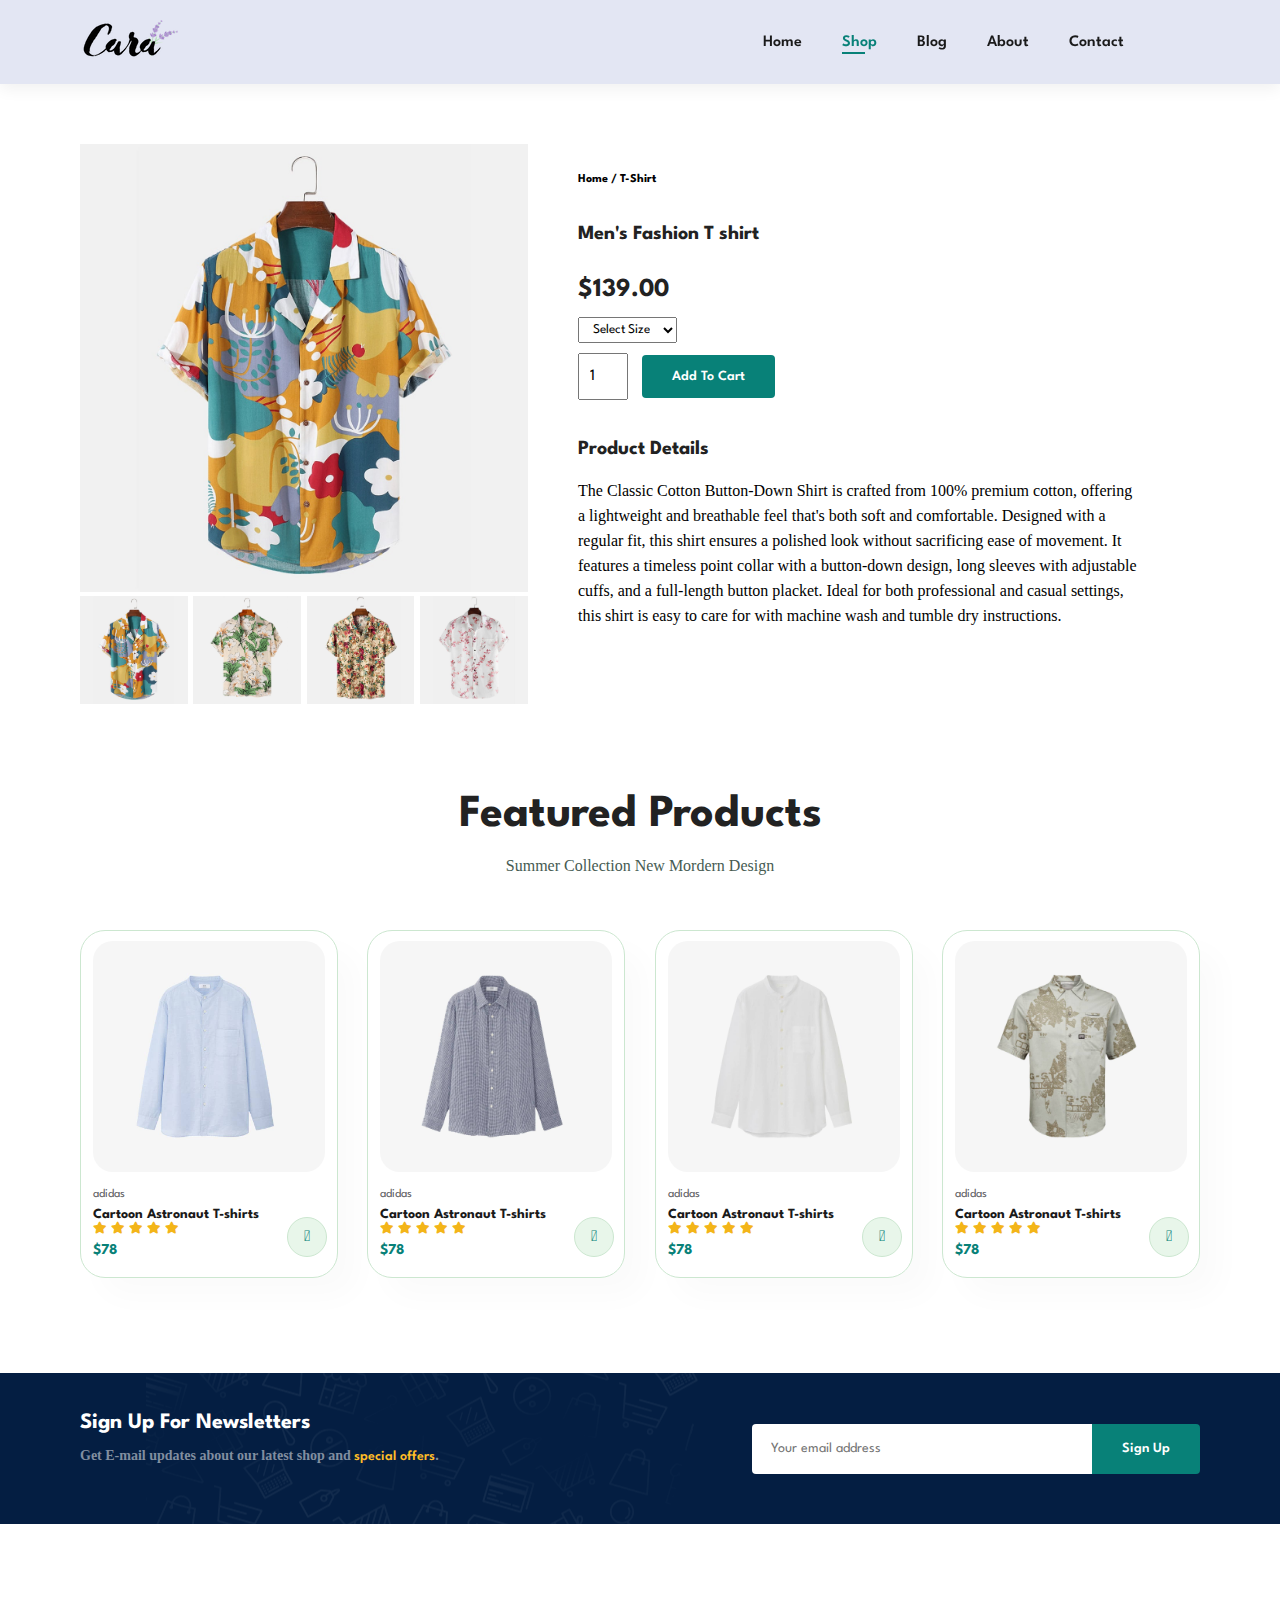
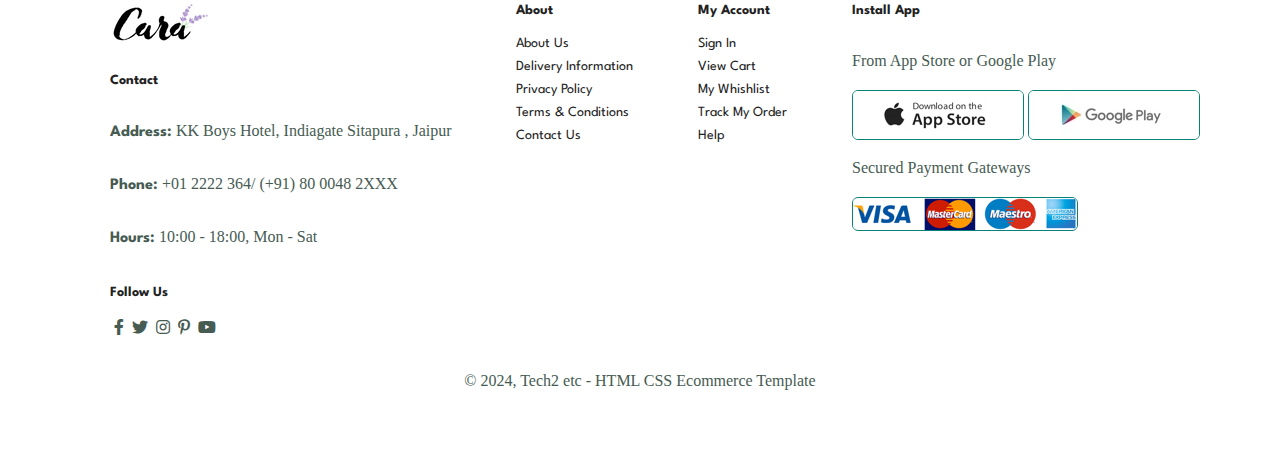
<file: sproduct.html>
<!DOCTYPE html>
<html lang="en">
<head>
    <meta charset="UTF-8">
    <meta name="viewport" content="width=device-width, initial-scale=1.0">
    <title>Document</title>
    <link rel="stylesheet" href="https://pro.fontawesome.com/releases/v5.10.0/css/all.css" />
    <link rel="stylesheet" href="style.css">
</head>
<body>
    
    <section id="header">
        <a href="#"><img src="img/logo.png" class="logo" alt=""></a>

        <div>
            <ul id="navbar">
                <li><a href="index.html">Home</a></li>
                <li><a class="active" href="shop.html">Shop</a></li>
                <li><a href="blog.html">Blog</a></li>
                <li><a href="about.html">About</a></li>
                <li><a href="contact.html">Contact</a></li>
                <li id="lg-bag"><a href="cart.html"><i class="far fa-shopping-bag"></i></a></li>
                <a href="#" id="close"><i class="far fa-times"></i></a>
            </ul>
        </div>
        <div id="mobile">
            <a href="cart.html"><i class="far fa-shopping-bag"></i></a>
            <i id="bar" class="fas fa-outdent"></i>
        </div>
    </section>

    <section id="prodetails" class="section-p1">
        <div class="single-pro-image">
            <img src="img/products/f1.jpg" width="100%" id="MainImg" alt="">
            <div class="small-img-group">
                <div class="small-img-col">
                    <img src="img/products/f1.jpg" width="100%" class="small-img" alt="">
                </div>
                <div class="small-img-col">
                    <img src="img/products/f2.jpg" width="100%" class="small-img" alt="">
                </div>
                <div class="small-img-col">
                    <img src="img/products/f3.jpg" width="100%" class="small-img" alt="">
                </div>
                <div class="small-img-col">
                    <img src="img/products/f4.jpg" width="100%" class="small-img" alt="">
                </div>
            </div>
        </div>
        <div class="single-pro-details">
            <h6>Home / T-Shirt</h6>
            <h4>Men's Fashion T shirt</h4>
            <h2>$139.00</h2>
            <select>
                <option>Select Size</option>
                <option>XL</option>
                <option>XXL</option>
                <option>Small</option>
                <option>Large</option>
                <option></option>
            </select>
            <input type="number" value="1">
            <button class="normal">Add To Cart</button>
            <h4>Product Details</h4>
            <span>The Classic Cotton Button-Down Shirt is crafted from 100% premium cotton, offering a lightweight and breathable feel that's both soft and comfortable. Designed with a regular fit, this shirt ensures a polished look without sacrificing ease of movement. It features a timeless point collar with a button-down design, long sleeves with adjustable cuffs, and a full-length button placket. Ideal for both professional and casual settings, this shirt is easy to care for with machine wash and tumble dry instructions.</span>
        </div>
    </section>

    <section id="product1" class="section-p1">
        <h2>Featured Products</h2>
        <p>Summer Collection New Mordern Design</p>
        <div class="pro-container">
            <div class="pro">
                <img src="img/products/n1.jpg" alt="">
                <div class="des">
                    <span>adidas</span>
                    <h5>Cartoon Astronaut T-shirts</h5>
                        <div class="star">
                            <i class="fas fa-star"></i>
                            <i class="fas fa-star"></i>
                            <i class="fas fa-star"></i>
                            <i class="fas fa-star"></i>
                            <i class="fas fa-star"></i>
                        </div>
                        <h4>$78</h4> 
                </div>
                <a href="#"><i class="fal fa-shopping-cart cart"></i></a>
            </div>
            <div class="pro">
                <img src="img/products/n2.jpg" alt="">
                <div class="des">
                    <span>adidas</span>
                    <h5>Cartoon Astronaut T-shirts</h5>
                        <div class="star">
                            <i class="fas fa-star"></i>
                            <i class="fas fa-star"></i>
                            <i class="fas fa-star"></i>
                            <i class="fas fa-star"></i>
                            <i class="fas fa-star"></i>
                        </div>
                        <h4>$78</h4> 
                </div>
                <a href="#"><i class="fal fa-shopping-cart cart"></i></a>
            </div>
            <div class="pro">
                <img src="img/products/n3.jpg" alt="">
                <div class="des">
                    <span>adidas</span>
                    <h5>Cartoon Astronaut T-shirts</h5>
                        <div class="star">
                            <i class="fas fa-star"></i>
                            <i class="fas fa-star"></i>
                            <i class="fas fa-star"></i>
                            <i class="fas fa-star"></i>
                            <i class="fas fa-star"></i>
                        </div>
                        <h4>$78</h4> 
                </div>
                <a href="#"><i class="fal fa-shopping-cart cart"></i></a>
            </div>
            <div class="pro">
                <img src="img/products/n4.jpg" alt="">
                <div class="des">
                    <span>adidas</span>
                    <h5>Cartoon Astronaut T-shirts</h5>
                        <div class="star">
                            <i class="fas fa-star"></i>
                            <i class="fas fa-star"></i>
                            <i class="fas fa-star"></i>
                            <i class="fas fa-star"></i>
                            <i class="fas fa-star"></i>
                        </div>
                        <h4>$78</h4> 
                </div>
                <a href="#"><i class="fal fa-shopping-cart cart"></i></a>
            </div>
        </div>
    </section>

    <section id="newsletter" class="section-p1 section-m1">
        <div class="newstext">
            <h4>Sign Up For Newsletters</h4>
            <p>Get E-mail updates about our latest shop and <span>special offers</span>.</p>
        </div>
        <div class="form">
            <input type="text" placeholder="Your email address">
            <button class="normal">Sign Up</button>
        </div>
    </section>

    <footer class="section-p1">
        <div class="col">
            <img class="logo" src="img/logo.png" alt="">
            <h4>Contact</h4>
            <p><strong>Address:</strong> KK Boys Hotel, Indiagate Sitapura , Jaipur</p>
            <p><strong>Phone:</strong> +01 2222 364/ (+91) 80 0048 2XXX</p>
            <p><strong>Hours:</strong> 10:00 - 18:00, Mon - Sat</p>
            <div class="follow">
                <h4>Follow Us</h4>
                <div class="icons">
                    <i class="fab fa-facebook-f"></i>
                    <i class="fab fa-twitter"></i>
                    <i class="fab fa-instagram"></i>
                    <i class="fab fa-pinterest-p"></i>
                    <i class="fab fa-youtube"></i>
                </div>
            </div>
        </div>

        <div class="col">
            <h4>About</h4>
            <a href="#">About Us</a>
            <a href="#">Delivery Information</a>
            <a href="#">Privacy Policy</a>
            <a href="#">Terms & Conditions</a>
            <a href="#">Contact Us</a>
        </div>

        <div class="col">
            <h4>My Account</h4>
            <a href="#">Sign In</a>
            <a href="#">View Cart</a>
            <a href="#">My Whishlist</a>
            <a href="#">Track My Order</a>
            <a href="#">Help</a>
        </div>

        <div class="col install">
            <h4>Install App</h4>
            <p>From App Store or Google Play</p>
            <div class="row">
                <img src="img/pay/app.jpg" alt="">
                <img src="img/pay/play.jpg" alt="">
                <p>Secured Payment Gateways</p>
                <img src="img/pay/pay.png" alt="">
            </div>
        </div>

        <div class="copyright">
            <p>© 2024, Tech2 etc - HTML CSS Ecommerce Template</p>
        </div>
    </footer>

    <script>
        var MainImg = document.getElementById("MainImg");
        var smallimg = document.getElementsByClassName("small-img")

        smallimg[0].onclick = function() {
            MainImg.src = smallimg[0].src;
        }
        smallimg[1].onclick = function() {
            MainImg.src = smallimg[1].src;
        }
        smallimg[2].onclick = function() {
            MainImg.src = smallimg[2].src;
        }
        smallimg[3].onclick = function() {
            MainImg.src = smallimg[3].src;
        }
    </script>

    <script src="script.js"></script>
</body>
</html>
</file>
<file: style.css>
@import url('https://fonts.googleapis.com/css2?family=Spartan:wght@100;200;300;400;500; 600;700; 800;900&display=swap');
*{
    margin: 0;
    padding: 0;
    box-sizing: border-box;
    font-family: 'Spartan' , sans-serif;
}

h1{
    font-size: 50px;
    line-height: 64px;
    color: #222;
}

h2{
    font-size: 46px;
    line-height: 54px;
    color: #222;
}

h4{
    font-size: 20px;
    color: #222;
}

h6{
    font-weight: 700;
    font-size: 12px;
}

p{
    font-size: 16px;
    color: #465b52;
    margin: 15px 0 20px 0;
}

.section-p1 {
    padding: 40px 80px;
}

.section-m1 {
    margin: 40px 0;
}

button.normal{
    font-size: 14px;
    font-weight: 600;
    padding: 15px 30px;
    color: #000;
    background-color: #fff;
    border-radius: 4px;
    cursor: pointer;
    border: none;
    outline: none;
    transition: 0.2s;
}

button.white{
    font-size: 13px;
    font-weight: 600;
    padding: 11px 18px;
    color: #fff;
    background-color: transparent;
    cursor: pointer;
    border: 1px solid #fff;
    outline: none;
    transition: 0.2s;
}

body{
    width: 100% ;
}

/* header start */

#header{
   display: flex;
   align-items: center;
   justify-content: space-between;
   padding: 20px 80px;
   background: #e3e6f3;
   box-shadow: 0 5px 15px rgba(0, 0, 0, 0.06);
   z-index: 999;
   position: sticky;
   top: 0;
   left: 0;
}

#navbar{
    display: flex;
    align-items: center;
    justify-content: center;
}

#navbar li {
    list-style: none;
    padding: 0 20px;
    position: relative;
}

#navbar li a {
    text-decoration: none;
    font-size: 16px;
    font-weight: 600;
    color: #1a1a1a;
    transition: 0.3s ease;
}

#navbar li a:hover,
#navbar li a.active {
    color: #088178;
}

#navbar li a.active::after,
#navbar li a:hover::after {
    content: "";
    width: 30%;
    height: 2px;
    background: #088178;
    position: absolute;
    bottom: -4px;
    left: 20px;
}

#mobile{
    display: none;
    align-items: center;
}

#close{
    display: none;
}
/* Home page  */

#hero {
    background-image: url("kdd.jpeg");
    height: 90vh;
    width: 100%;
    background-size: cover;
    background-position: top 25% right 0;
    padding: 0 80px;
    display: flex;
    flex-direction: column;
    align-items: flex-start;
    justify-content: center;
}

#hero h4{
    padding-bottom: 15px;
}

#hero h1 {
    color: #088178;
}

#hero button {
    background-image: url("img/button.png");
    background-color: transparent;
    color: #088178;
    border: 0;
    padding: 14px 80px 14px 65px;
    background-repeat: no-repeat;
    cursor: pointer;
    font-weight: 700;
    font-size: 15px;
}

#feature {
    display: flex;
    align-items: center;
    justify-content: space-between;
    flex-wrap: wrap;
}

#feature .fe-box{
    width: 180px;
    text-align: center;
    padding: 25px 15px;
    box-shadow: 20px 20px 34px rgba(0, 0, 0, 0.03);
    border: 1px solid #cce7d0;
    border-radius: 4px;
    margin: 15px 0;
}

#feature .fe-box :hover{
    box-shadow: 10px 10px 54px rgba(70, 62, 221, 0.1);
}

#feature .fe-box img{
    width: 100%;
    margin-bottom: 10px;
}

#feature .fe-box h6{
    display: inline-block;
    padding: 9px 8px 6px 8px;
    line-height: 1;
    color: #088178;
    background-color: #fddde4;
}

#feature .fe-box:nth-child(2) h6 {
    background-color: #cdebbc;
}

#feature .fe-box:nth-child(3) h6 {
    background-color: #d1e8f2;
}

#feature .fe-box:nth-child(4) h6 {
    background-color: #cdd4f8;
}

#feature .fe-box:nth-child(5) h6 {
    background-color: #f6dbf6;
}

#feature .fe-box:nth-child(6) h6 {
    background-color: #fff2e5;
}

#product1 {
    text-align: center;
}

#product1 .pro-container{
    display: flex;
    justify-content: space-between;
    padding-top: 20px;
    flex-wrap: wrap;
}

#product1 .pro{
    width: 23%;
    min-width: 250px;
    padding: 10px 12px;
    border: 1px solid #cce7d0;
    border-radius: 25px;
    cursor: pointer;
    box-shadow: 20px 20px 30px rgba(0, 0, 0, 0.02);
    margin: 15px 0;
    transition: 0.2s ease;
    position: relative;
}

#product1 .pro :hover{
    box-shadow: 20px 20px 30px rgba(0, 0, 0, 0.06);
}

#product1 .pro img{
    width: 100%;
    border-radius: 20px;
}

#product1 .pro .des{
    text-align: start;
    padding: 10px 0;
}

#product1 .pro .des span{
    color: #606063;
    font-size: 12px;
}

#product1 .pro .des h5{
    padding-top: 7px;
    color: #1a1a1a;
    font-size: 14px;
}

#product1 .pro .des i{
    font-size: 12px;
    color: rgb(243, 181, 25);
}


#product1 .pro .des h4{
    padding-top: 7px;
    font-size: 15px;
    font-weight: 700;
    color: #088178;
}

#product1 .pro .cart{
    width: 40px;
    height: 40px;
    line-height: 40px;
    border-radius: 50px;
    background-color: #e8f6ea;
    font-weight: 500;
    color: #088178;
    border: 1px solid #cce7d0;
    position: absolute;
    bottom: 20px;
    right: 10px;
}

#banner {
    display: flex;
    flex-direction: column;
    align-items: center;
    justify-content: center;
    align-items: center;
    background-image: url(img/banner/b2.jpg);
    width: 100%;
    height: 40vh;
    background-size: cover;
    background-position: center;
}

#banner h4{
    color: #fff;
    font-size: 16px;
}

#banner h2{
    color: #fff;
    font-size: 30px;
    padding: 10px 0;
}

#banner h2 span{
    color: #ef3636;
}

#banner button:hover {
    background: #088178;
    color: #fff;
}

#sm-banner{
    display: flex;
    justify-content: space-evenly;
    flex-wrap: wrap;
}

#sm-banner .banner-box{
    display: flex;
    flex-direction: column;
    justify-content: center;
    align-items: flex-start;
    background-image: url(img/banner/b17.jpg);
    min-width: 580px;
    height: 50vh;
    background-size: cover;
    background-position: center;
    padding: 30px;
}


#sm-banner .banner-box2{
    background-image: url(img/banner/b10.jpg);
    
}

#sm-banner h4{
    color: #fff;
    font-size: 20px;
    font-weight: 300;
}

#sm-banner h2{
    color: #fff;
    font-size: 28px;
    font-weight: 800;
}

#sm-banner span{
    color: #fff;
    font-size: 14px;
    font-weight: 500;
    padding-bottom: 15px;
}

#sm-banner .banner-box:hover button {
    background: #088178;
    border: 1px solid #088178;
}

#banner3{
    display: flex;
    justify-content: space-evenly;
    flex-wrap: wrap;
    padding: 0 80px;
}

#banner3 .banner-box{
    display: flex;
    flex-direction: column;
    justify-content: center;
    align-items: flex-start;
    background-image: url(img/banner/b7.jpg);
    min-width: 30%;
    height: 30vh;
    background-size: cover;
    background-position: center;
    padding: 20px;
    margin-bottom: 20px;
}

#banner3 .banner-box2{
    background-image: url(img/banner/b4.jpg);
}

#banner3 .banner-box3{
    background-image: url(img/banner/b18.jpg);
}

#banner3 h2{
    color: #fff;
    font-weight: 900;
    font-size: 22px;
}

#banner3 h3{
    color: #ec544e;
    font-weight: 800;
    font-size: 15px;
}

#newsletter{
    display: flex;
    justify-content: space-between;
    flex-wrap: wrap;
    align-items: center;
    background-image: url("img/banner/b14.png");
    background-repeat: no-repeat;
    background-position: 20% 30%;
    background-color: #041e42;
} 

#newsletter h4{
    font-size: 22px;
    font-weight: 700;
    color: #fff;
}

#newsletter p{
    font-size: 14px;
    font-weight: 600;
    color: #818ea0;
}

#newsletter p span{
    color: #ffbd27; 
}

#newsletter .form{
    display: flex;
    width: 40%;
}

#newsletter input{
    height: 3.125rem;
    padding: 0 1.25em;
    font-size: 14px;
    width: 100%; 
    border: 1px solid transparent;
    border-radius: 4px;
    outline: none;
    border-top-right-radius: 0;
    border-bottom-right-radius: 0;
}

#newsletter button {
    background-color: #088178;
    color: #fff;
    white-space: nowrap;
    border-top-left-radius: 0;
    border-bottom-left-radius: 0;
}

footer{
    display: flex;
    flex-wrap: wrap;
    justify-content: space-between;
}

footer .col{
    display: flex;
    flex-direction: column;
    align-items: flex-start;
    padding-left: 30px;
    margin-bottom: 20px;
}

footer .logo{
    margin-bottom: 30px;
}

footer h4{
    font-size: 12px;
    padding-bottom: 20px;
}

footer h4{
    font-size: 14px;
    margin: 0 0 0 8px 0;
}

footer a{
    font-size: 14px;
    text-decoration: none;
    color: #222;
    margin-bottom: 10px;
}

footer .follow{
    margin-top: 20px;
}

footer .follow i{
    color: #465b52;
    padding-left: 4px;
    cursor: pointer;
}

footer .install .row img{
    border: 1px solid #088178;
    border-radius: 6px;
}

footer .install img{
    margin: 1opx 0 15px 0;
}

footer .follow i:hover,
footer a:hover{
    color: #088178;
}

footer .copyright{
    width: 100%;
    text-align: center;
}

/* shop page */

#page-header{
    background-image: url("img/banner/b1.jpg");
    width: 100%;
    height: 40vh;
    background-size: cover;
    display: flex;
    justify-content: center;
    text-align: center;
    flex-direction: column;
    padding: 14px;
}

#page-header h2,
#page-header p {
    color: #fff;
}

#pagination {
    text-align: center;
}

#pagination a{
    text-decoration: none;
    background-color: #088178;
    padding: 15px 20px;
    border-radius: 4px;
    color: #fff;
    font-weight: 600;
}

#pagination a i {
    font-size: 16px;
    font-weight: 600;
}

/* single products */

#prodetails {
    display: flex;
    margin-top: 20px;
}

#prodetails .single-pro-image {
    width: 40%;
    margin-right: 50px;
}

.small-img-group {
    display: flex;
    justify-content: space-between;
}

.small-img-col {
    flex-basis: 24%;
    cursor: pointer;
}

#prodetails .single-pro-details {
    width: 50%;
    padding-top: 30px;
}

#prodetails .single-pro-details h4{
    padding: 40px 0 20px 0;
}

#prodetails .single-pro-details h2{
    font-size: 26px;
}

#prodetails .single-pro-details select{
    display: block;
    padding: 5px 10px;
    margin-bottom: 10px;
}

#prodetails .single-pro-details input {
    width: 50px;
    height: 47px;
    padding-left: 10px;
    font-size: 16px;
    margin-right: 10px;
}

#prodetails .single-pro-details input :focus {
    outline: none;
}

#prodetails .single-pro-details span {
    line-height: 25px;
    font-family: cursive;
}

#prodetails .single-pro-details button {
    background: #088178;
    color: #fff;
}  

/* blog page */
#page-header.blog-header {
    background-image: url("img/banner/b19.jpg");
}

#blog {
    padding: 150px 150px 0 150px;
}

#blog .blog-box {
    display: flex;
    align-items: center;
    width: 100%;
    position: relative;
    padding-bottom: 90px;
}

#blog .blog-img {
    width: 50%;
    margin-right: 40px;
}

#blog img {
    width: 100%;
    height: 300px;
    object-fit: cover;
}

#blog .blog-details {
    width: 50%;
}

#blog .blog-details a {
    text-decoration: none;
    font-size: 11px;
    color: #000;
    font-weight: 700;
    position: relative;
    transition: 0.3S;
}

#blog .blog-details a::after{
    content: "";
    width: 50px;
    height: 1px;
    background-color: #000;
    position: absolute;
    top: 4px;
    right: -60px;
}

#blog .blog-details a:hover {
    color: #088178;
}

#blog .blog-details a:hover::after {
    background-color: #088178;
}

#blog .blog-box h1{
    position: absolute;
    top: -44px;
    left: 0;
    font-size: 70px;
    font-weight: 700;
    color: #c9cbce;
    z-index: -9;
}

/* about page  */

#page-header.about-header {
    background-image: url("img/about/banner.png");
}

#about-head {
    display: flex;
    align-items: center;
}

#about-head img {
    width: 50%;
    height: auto;
}

#about-head div {
    padding-left: 40px;
}

#about-app {
    text-align: center;
}

#about-app .video {
    width: 70%;
    height: 100%;
    margin: 30px auto 0 auto;
}

#about-app .video video {
    width: 100%;
    height: 100%;
    border-radius: 20px;
}

#about-head div h2 , p , abbr , marquee {
    font-family: cursive;
}










@media (max-width:799px) {
    .section-p1{
        padding: 40px 40px;
    }

    #navbar{
        display: flex;
        flex-direction: column;
        align-items: flex-start;
        justify-content: flex-start;
        position: fixed;
        top: 0;
        right: -300px;
        height: 100vh;
        width: 300px;
        background-color: #efe6f3;
        box-shadow: 0 40px 60px rgba(0, 0, 0, 0,1);
        padding: 80px 0 0 10px;
        transition: 0.3s;
    }

    #navbar.active{
        right: 0px;
    }

    #navbar li{
        margin-bottom: 25px;
    }

    #mobile{
        display: flex;
        align-items: center;
    }

    #mobile i{
        color: #1a1a1a;
        font-size: 24px;
        padding-left: 20px;
    }

    #close{
        display: initial;
        position: absolute;
        top: 30px;
        left: 30px;
        color: #222;
        font-size: 24px;
    }

    #lg-back{
        display: none;
    }

    #hero {
         height: 70vh;
         padding: 0 80px;
         background-position: top 30% right 30%;
    }

    #feature {
        justify-content: center;
        
    }

    #feature .fe-box {
        margin: 15px 15px;
    }

    #product1 .pro-container{
        justify-content: center;
    }

    #product1 .pro{
        margin: 15px;
    }

    #banner {
        height: 20vh;
    }

    #sm-banner .banner-box{
        min-width: 100%;
        height: 30vh;
        padding: 30px;
    }

    #banner3{
        padding: 0 40px;
    }

    #banner3 .banner-box{
        width: 28%;
    }

    #newsletter .form{
        width: 70%;
    }
}

/* start of media query */

@media (max-width: 477px){
    .section-p1{
        padding: 20px;
    }

    #header{
        padding: 10px 30px;
     }

    h1{
        font-size: 38px;
    }

     h2{
        font-size: 32px;
    }

     #hero {
        padding: 0 20px;
    }

    #feature {
        justify-content: space-between;
    }

    #feature .fe-box{
        width: 155px;
        margin: 0 0 15px 0;
    }

    #product1 .pro{
        width: 100%;
    }

    #banner {
        height: 40vh;
    }

    #sm-banner .banner-box {
        height: 40vh;
    }

    #sm-banner .banner-box2 {
        margin-top: 20px;
    }

    #banner3{
        padding: 0 30px;
    }

    #banner3 .banner-box {
        width: 100%;
    }

    #newsletter {
        padding: 40px 20px;
    }

    #newsletter .form{
        width: 100%;
    }

    footer .copyright {
        text-align: start;
    }

    /* Single product */

    #prodetails {
        display: flex;
        flex-direction: column;
    }

    #prodetails .single-pro-image {
        width: 100%;
        margin-right: 0;
    }

    #prodetails .single-pro-details {
        width: 100%;
    }

    /* blog page */

    #blog {
        padding: 100px 20px 0 20px;
    }
    
    #blog .blog-box {
        display: flex;
        flex-direction: column;
        align-items: flex-start;
    }

    #blog .blog-img {
        width: 100%;
        margin-right: 0px;
        margin-bottom: 30px;
    }

    #blog .blog-details {
        width: 100%;
    }

    /* about page  */

    #about-head {
        flex-direction: column;
    }

    #about-head img {
        width: 100%;
        margin-bottom: 20px;
    }

    #about-head div {
        padding-left: 0px;
    }

    #about-head .video {
        width: 100%;
    }

}
</file>
